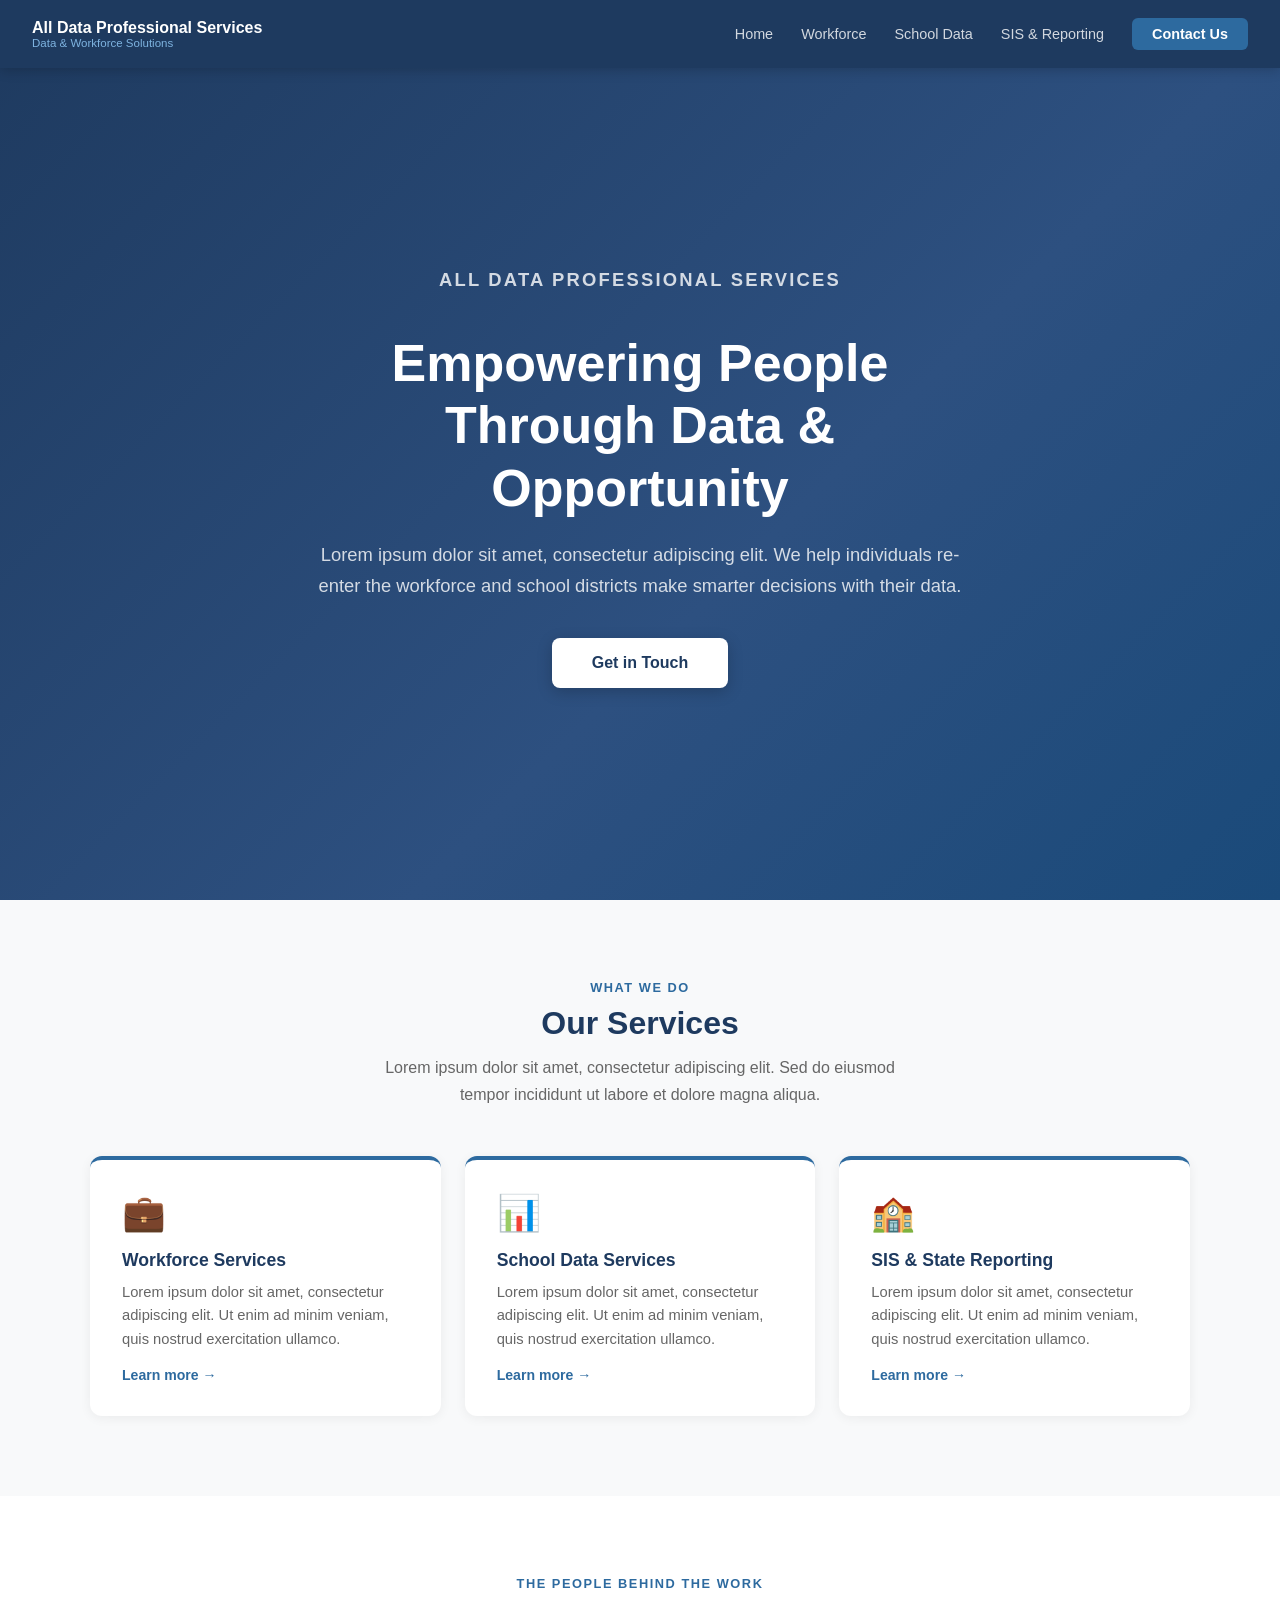
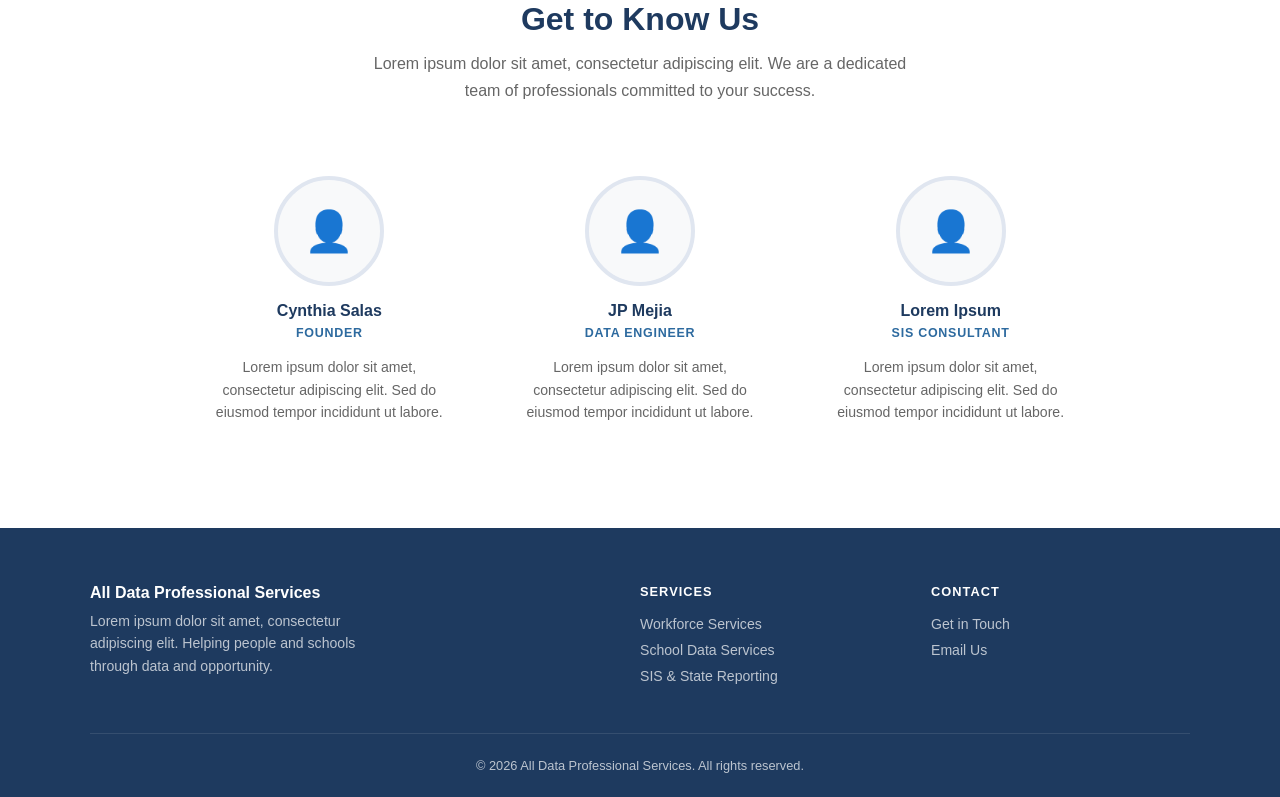
<file: index.html>
<!DOCTYPE html>
<html lang="en">
<head>
  <meta charset="UTF-8">
  <meta name="viewport" content="width=device-width, initial-scale=1.0">
  <title>All Data Professional Services</title>
  <link rel="stylesheet" href="styles.css">
</head>
<body>

  <!-- STICKY NAV -->
  <nav class="nav">
    <a href="index.html" class="nav-logo">
      All Data Professional Services
      <span>Data &amp; Workforce Solutions</span>
    </a>
    <ul class="nav-links">
      <li><a href="index.html">Home</a></li>
      <li><a href="workforce.html">Workforce</a></li>
      <li><a href="school-data.html">School Data</a></li>
      <li><a href="sis-reporting.html">SIS &amp; Reporting</a></li>
      <li><a href="contact.html" class="nav-cta">Contact Us</a></li>
    </ul>
  </nav>

  <!-- HERO -->
  <section class="hero">
    <div class="hero-content">
      <p class="hero-eyebrow">All Data Professional Services</p>
      <h1>Empowering People Through Data &amp; Opportunity</h1>
      <p>Lorem ipsum dolor sit amet, consectetur adipiscing elit. We help individuals re-enter the workforce and school districts make smarter decisions with their data.</p>
      <a href="contact.html" class="btn-hero">Get in Touch</a>
    </div>
  </section>

  <!-- SERVICES -->
  <section class="services">
    <p class="section-label">What We Do</p>
    <h2 class="section-title">Our Services</h2>
    <p class="section-sub">Lorem ipsum dolor sit amet, consectetur adipiscing elit. Sed do eiusmod tempor incididunt ut labore et dolore magna aliqua.</p>
    <div class="cards-grid">
      <a href="workforce.html" class="card">
        <div class="card-icon">💼</div>
        <h3>Workforce Services</h3>
        <p>Lorem ipsum dolor sit amet, consectetur adipiscing elit. Ut enim ad minim veniam, quis nostrud exercitation ullamco.</p>
        <span class="card-link">Learn more →</span>
      </a>
      <a href="school-data.html" class="card">
        <div class="card-icon">📊</div>
        <h3>School Data Services</h3>
        <p>Lorem ipsum dolor sit amet, consectetur adipiscing elit. Ut enim ad minim veniam, quis nostrud exercitation ullamco.</p>
        <span class="card-link">Learn more →</span>
      </a>
      <a href="sis-reporting.html" class="card">
        <div class="card-icon">🏫</div>
        <h3>SIS &amp; State Reporting</h3>
        <p>Lorem ipsum dolor sit amet, consectetur adipiscing elit. Ut enim ad minim veniam, quis nostrud exercitation ullamco.</p>
        <span class="card-link">Learn more →</span>
      </a>
    </div>
  </section>

  <!-- TEAM -->
  <section class="team">
    <p class="section-label">The People Behind the Work</p>
    <h2 class="section-title">Get to Know Us</h2>
    <p class="section-sub">Lorem ipsum dolor sit amet, consectetur adipiscing elit. We are a dedicated team of professionals committed to your success.</p>
    <div class="team-grid">
      <div class="team-card">
        <div class="team-photo">👤</div>
        <h3>Cynthia Salas</h3>
        <p class="title">Founder</p>
        <p>Lorem ipsum dolor sit amet, consectetur adipiscing elit. Sed do eiusmod tempor incididunt ut labore.</p>
      </div>
      <div class="team-card">
        <div class="team-photo">👤</div>
        <h3>JP Mejia</h3>
        <p class="title">Data Engineer</p>
        <p>Lorem ipsum dolor sit amet, consectetur adipiscing elit. Sed do eiusmod tempor incididunt ut labore.</p>
      </div>
      <div class="team-card">
        <div class="team-photo">👤</div>
        <h3>Lorem Ipsum</h3>
        <p class="title">SIS Consultant</p>
        <p>Lorem ipsum dolor sit amet, consectetur adipiscing elit. Sed do eiusmod tempor incididunt ut labore.</p>
      </div>
    </div>
  </section>

  <!-- FOOTER -->
  <footer class="footer">
    <div class="footer-inner">
      <div class="footer-brand">
        <h3>All Data Professional Services</h3>
        <p>Lorem ipsum dolor sit amet, consectetur adipiscing elit. Helping people and schools through data and opportunity.</p>
      </div>
      <div class="footer-col">
        <h4>Services</h4>
        <ul>
          <li><a href="workforce.html">Workforce Services</a></li>
          <li><a href="school-data.html">School Data Services</a></li>
          <li><a href="sis-reporting.html">SIS &amp; State Reporting</a></li>
        </ul>
      </div>
      <div class="footer-col">
        <h4>Contact</h4>
        <ul>
          <li><a href="contact.html">Get in Touch</a></li>
          <li><a href="mailto:paulo.j.mejia@gmail.com">Email Us</a></li>
        </ul>
      </div>
    </div>
    <div class="footer-bottom">
      &copy; 2026 All Data Professional Services. All rights reserved.
    </div>
  </footer>

</body>
</html>
</file>
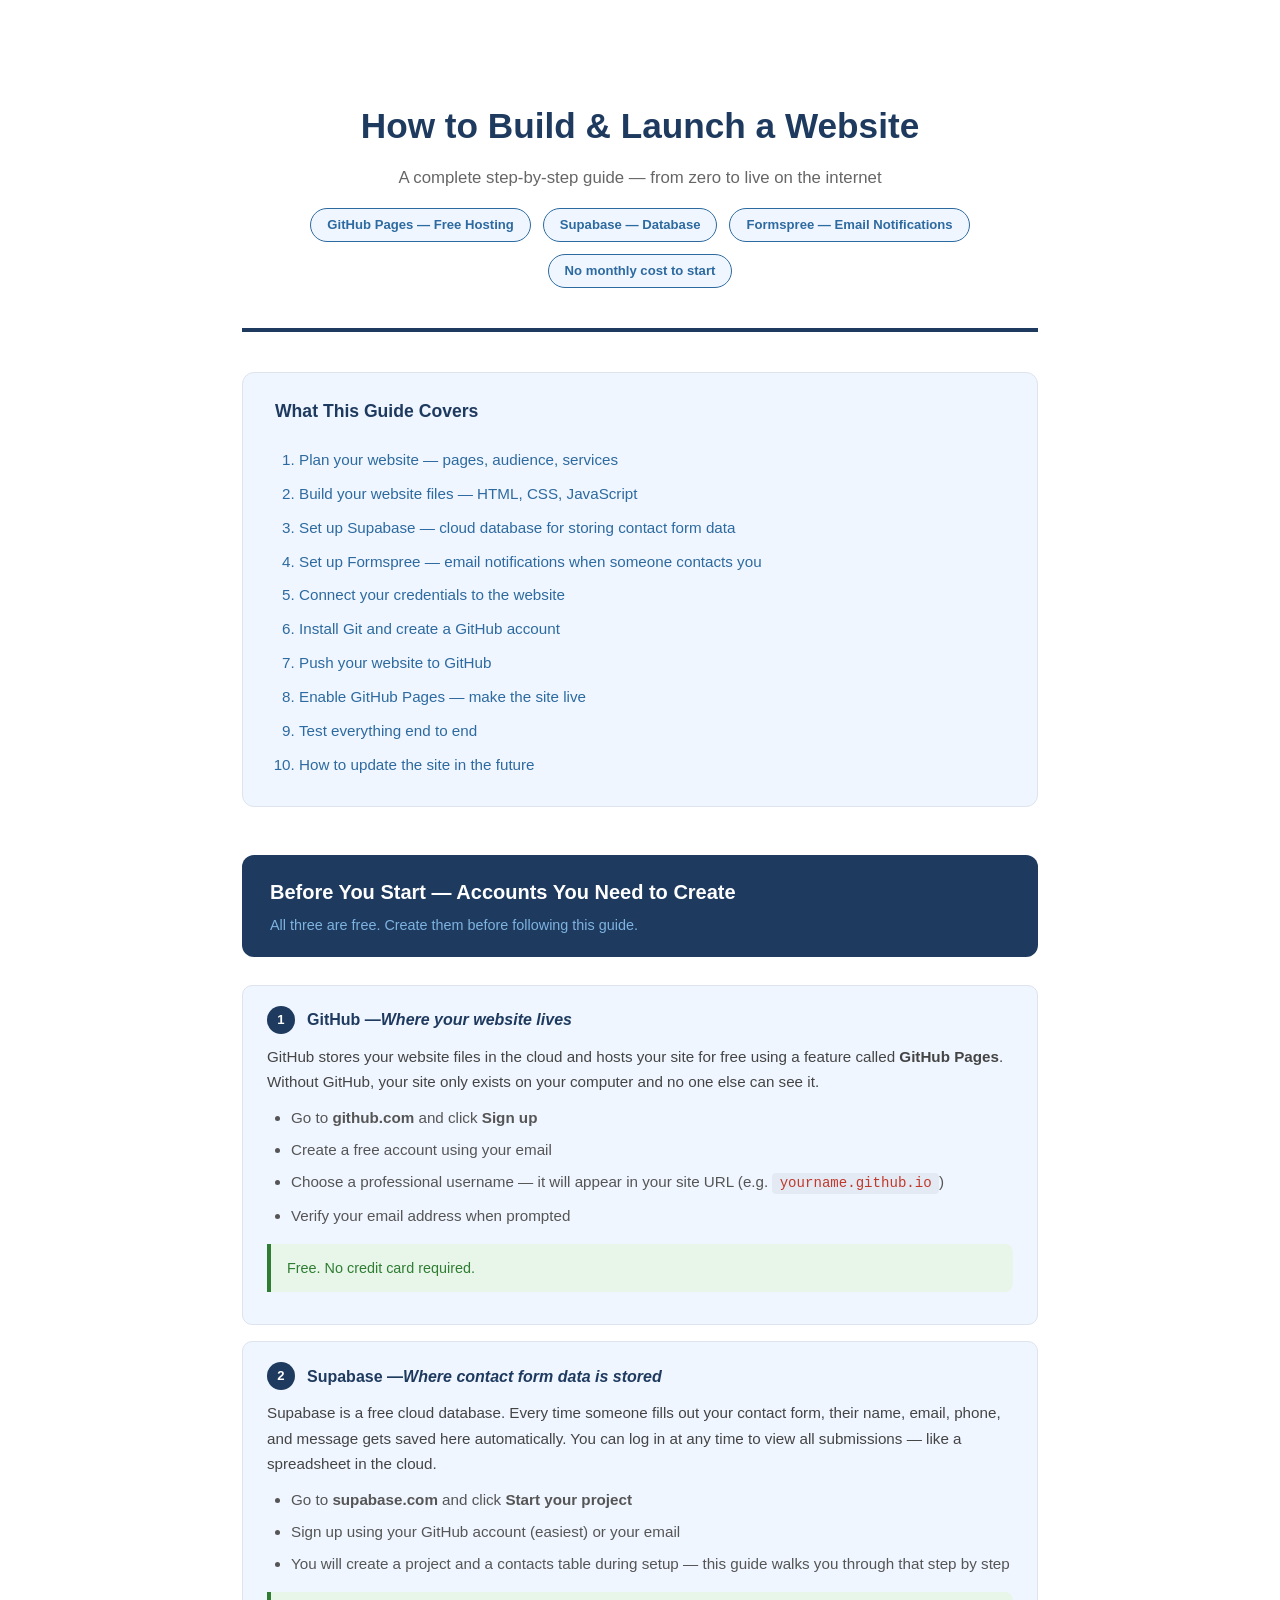
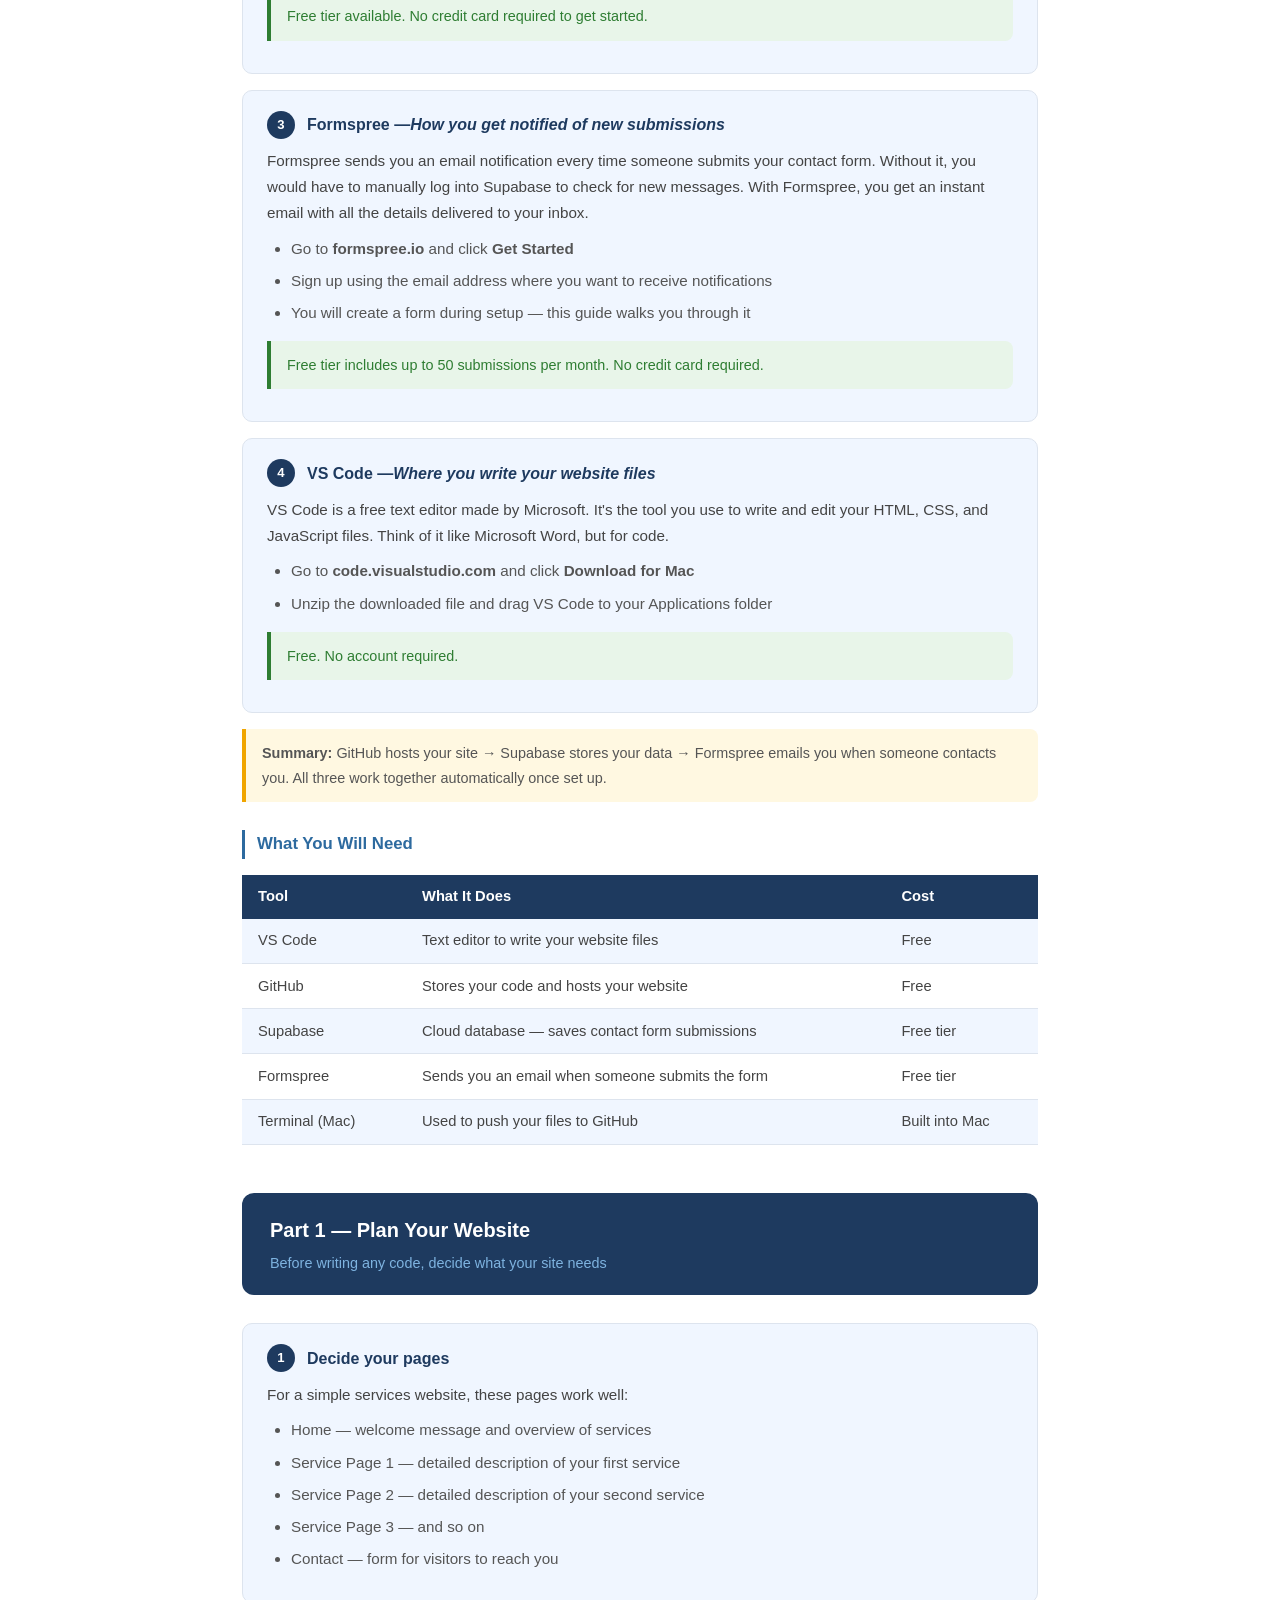
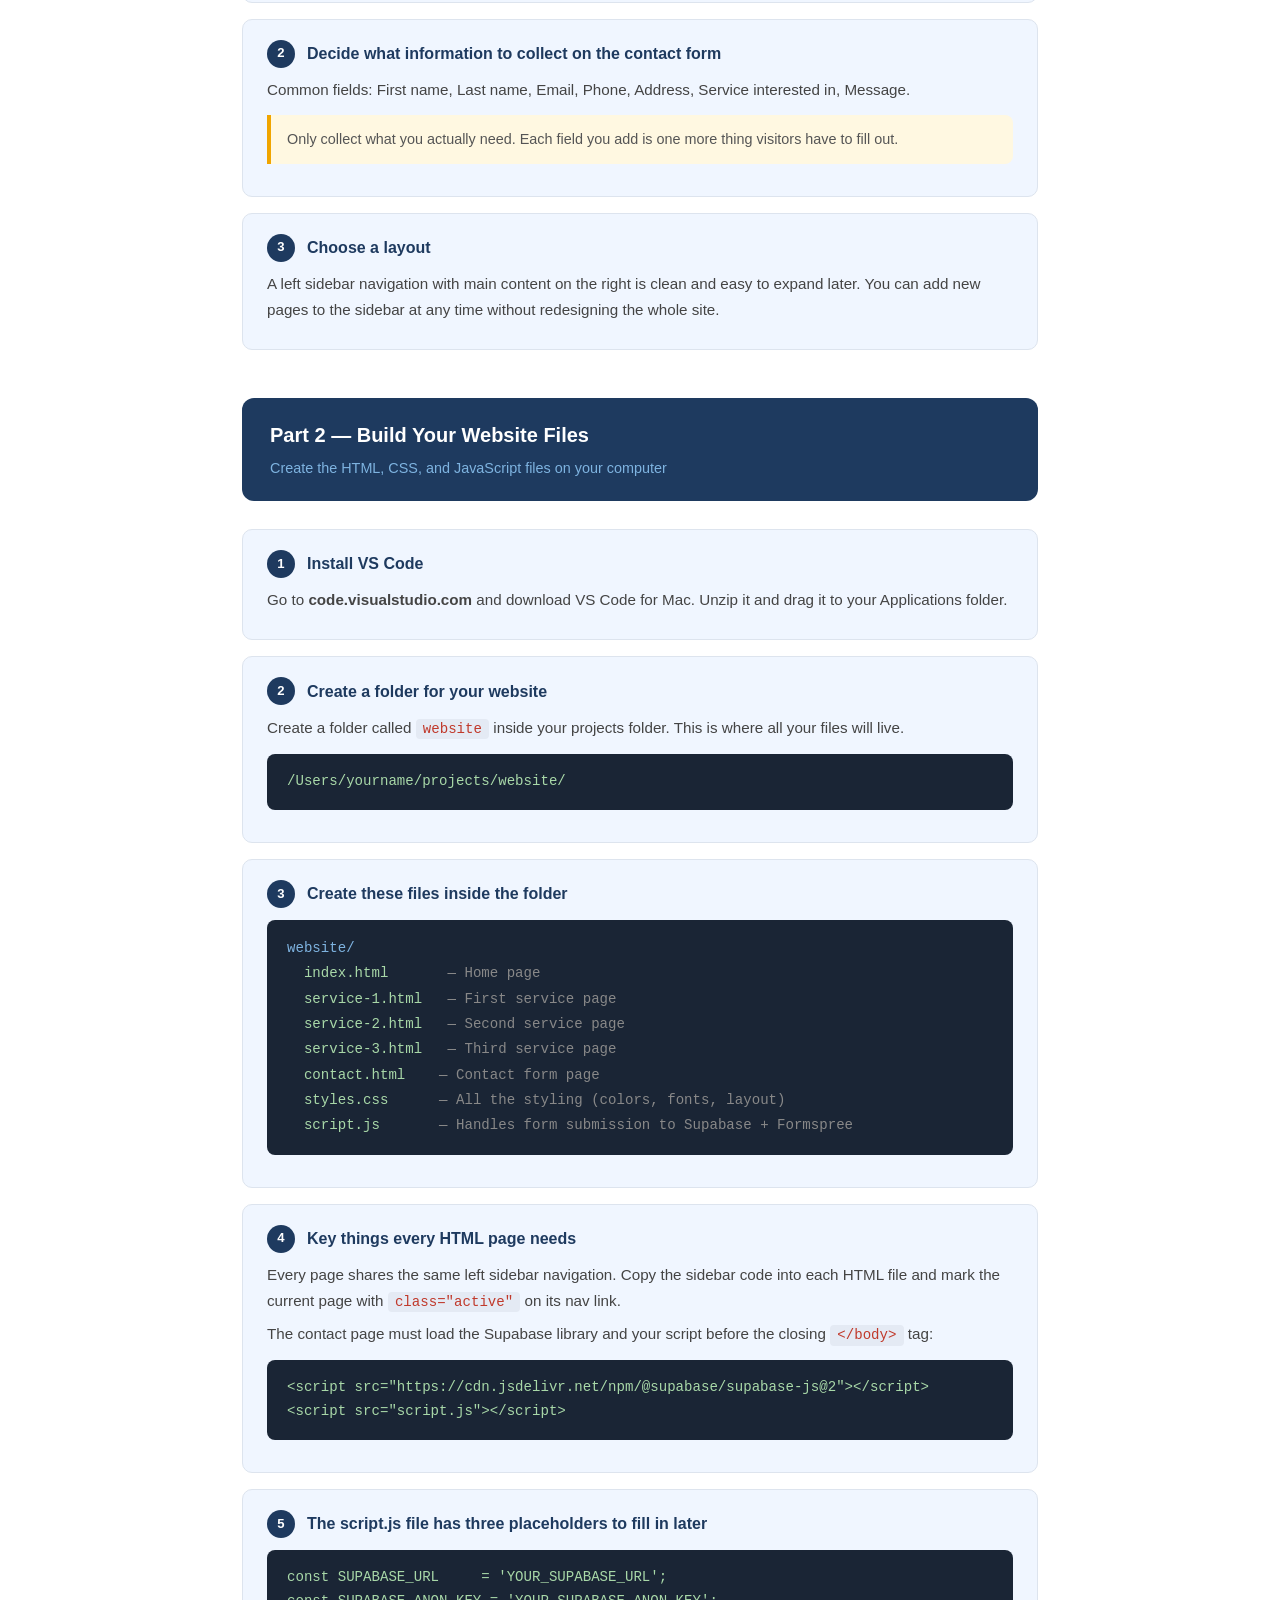
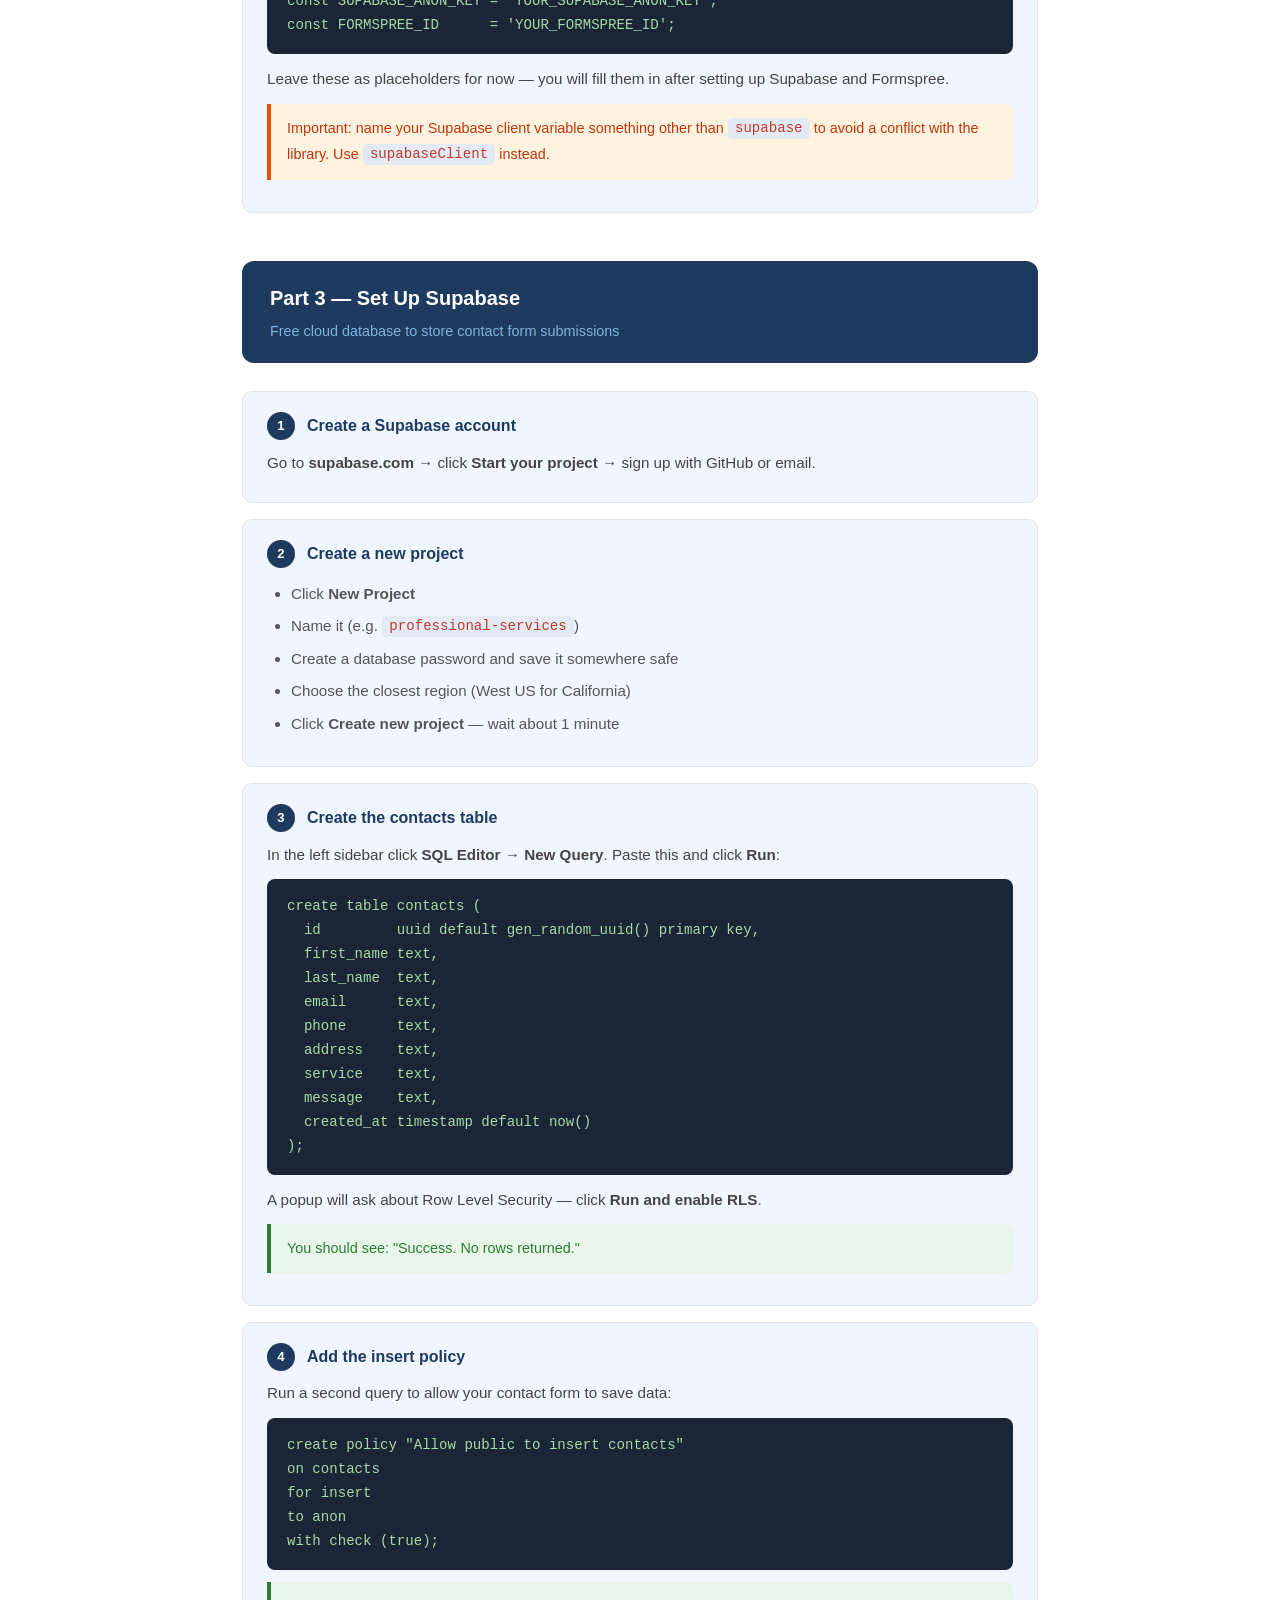
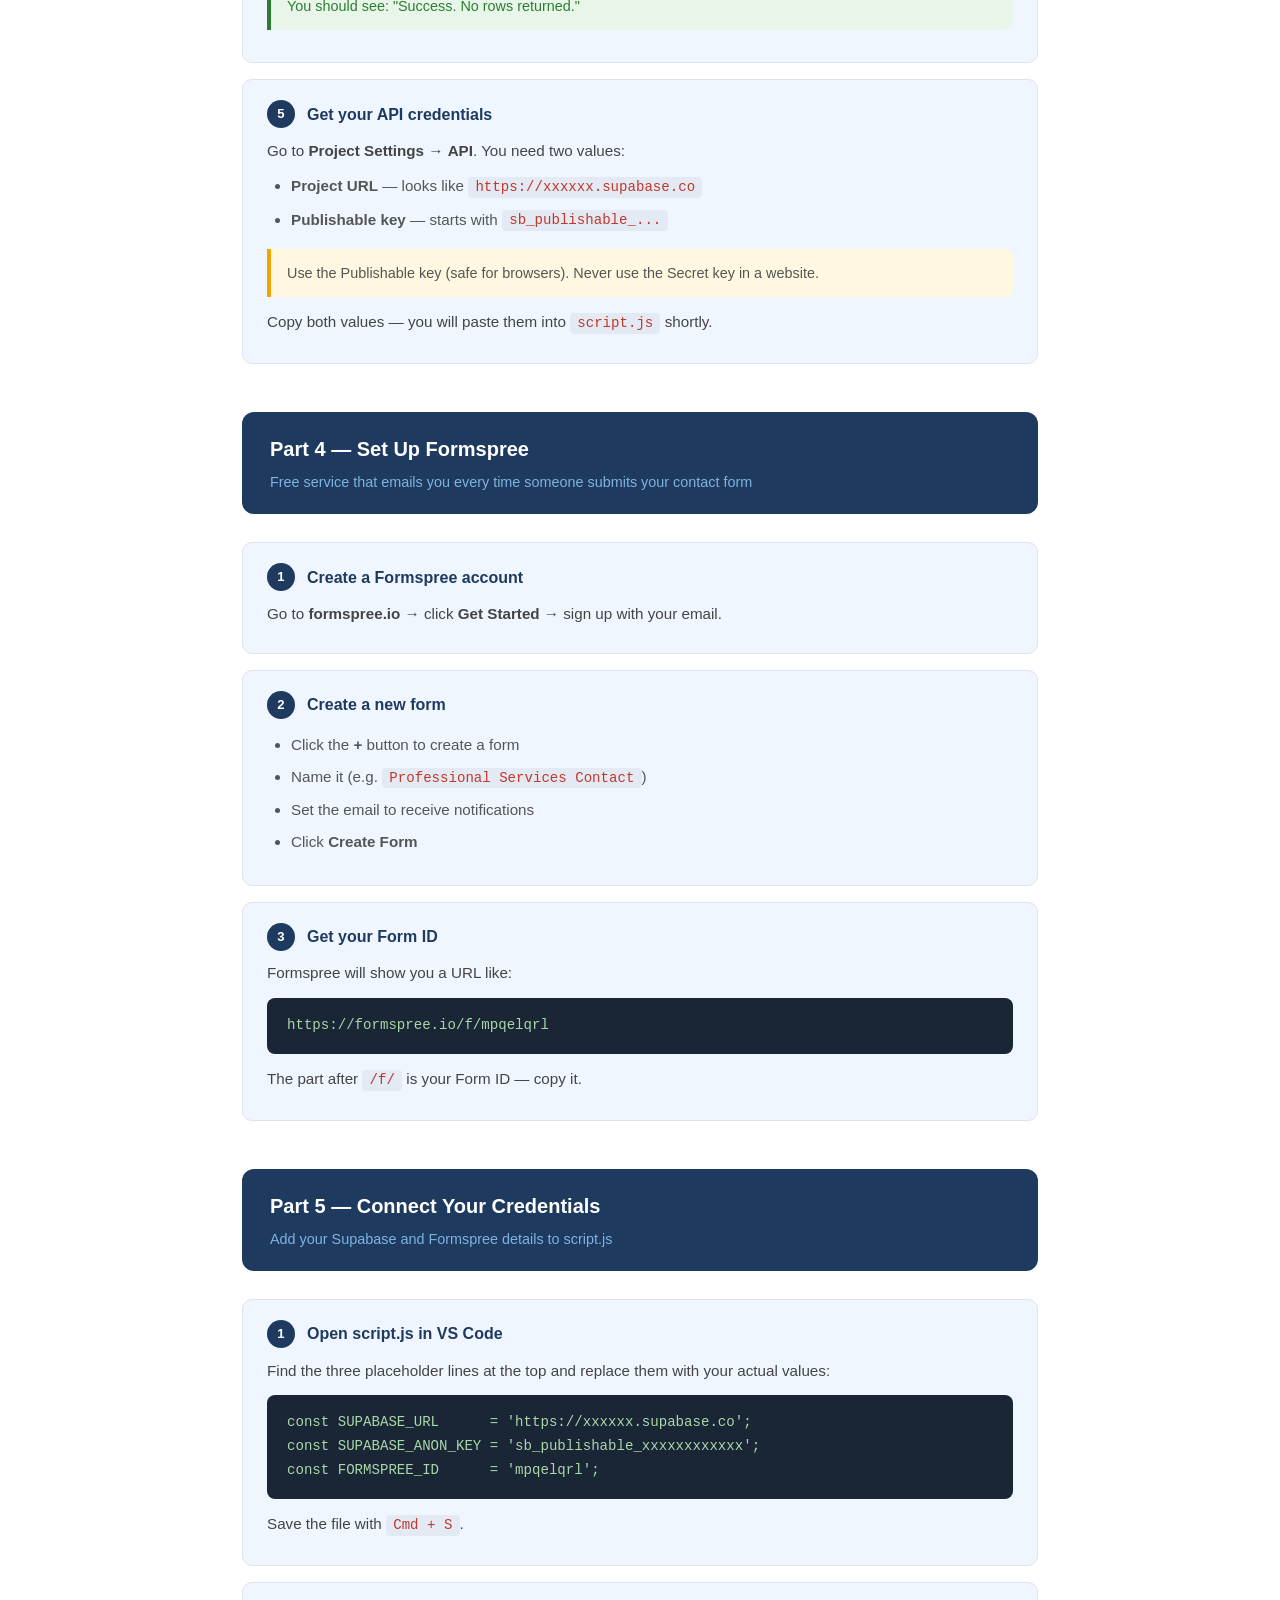
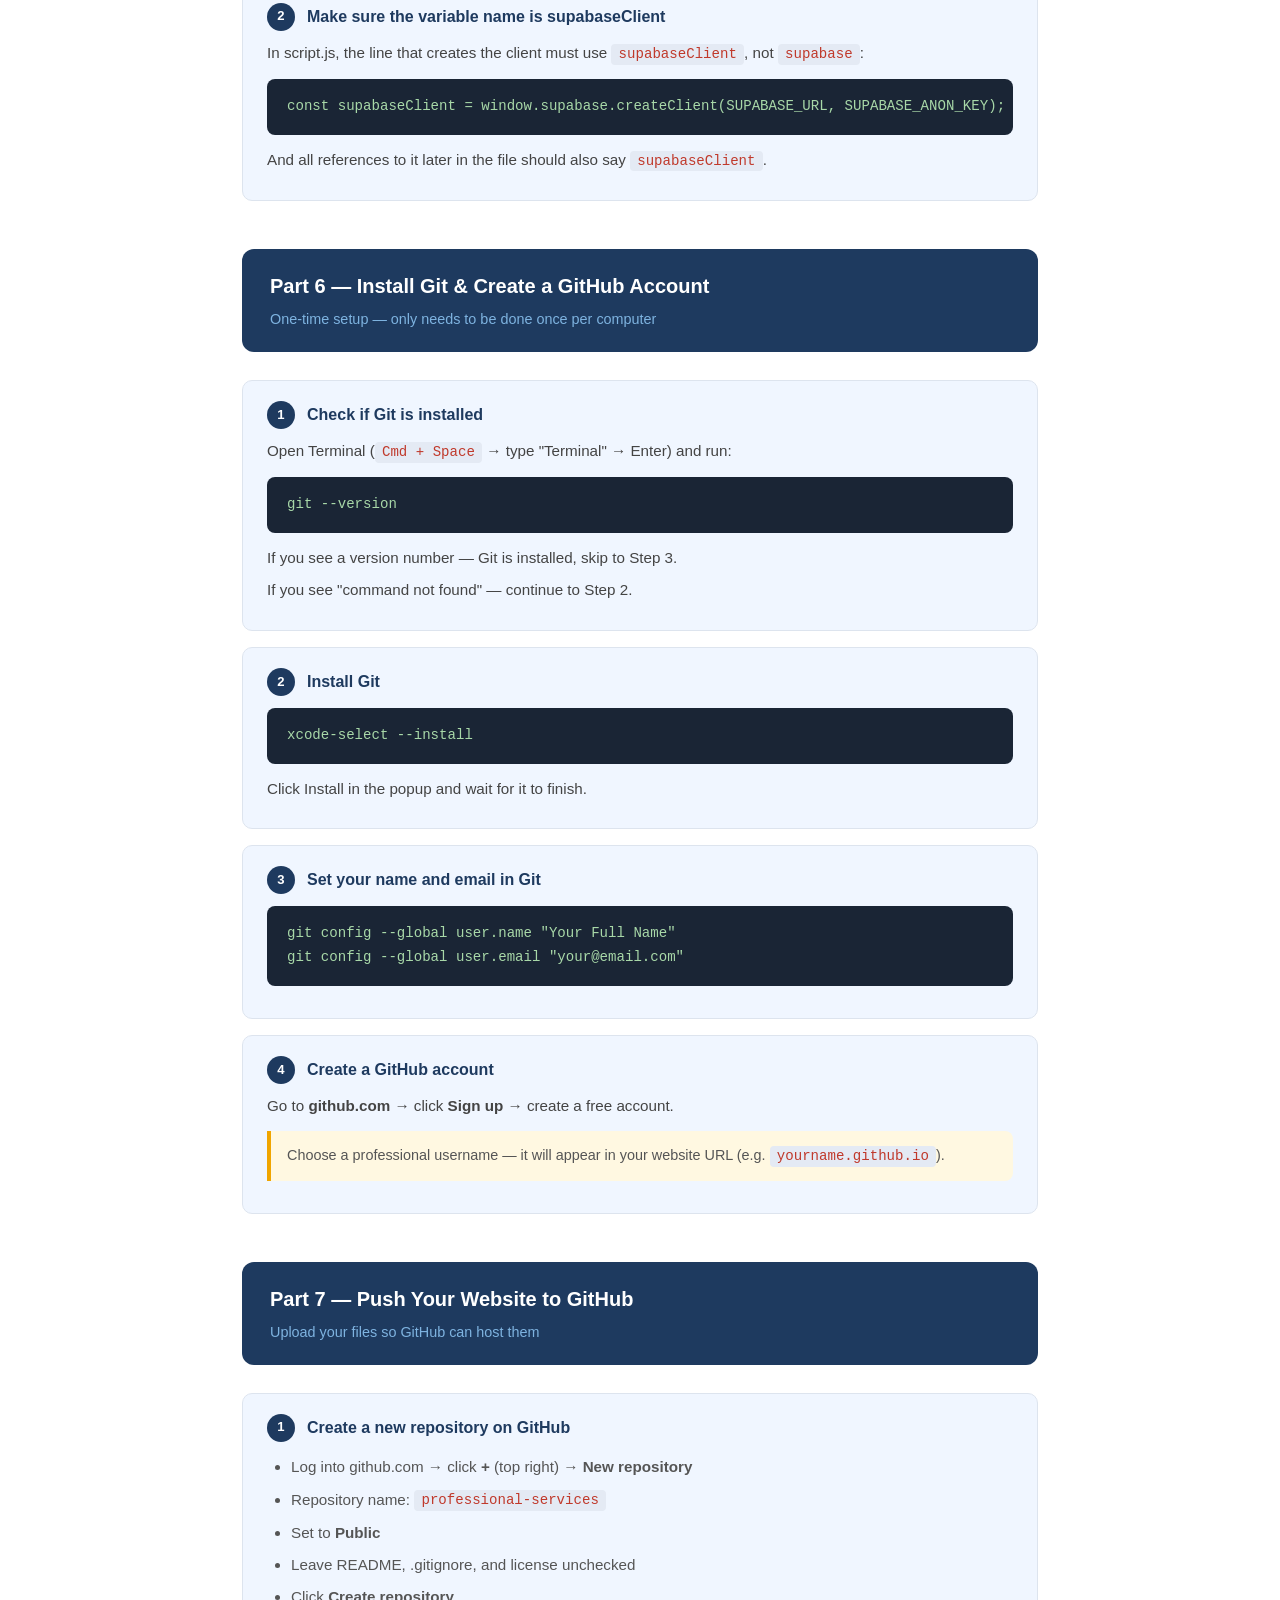
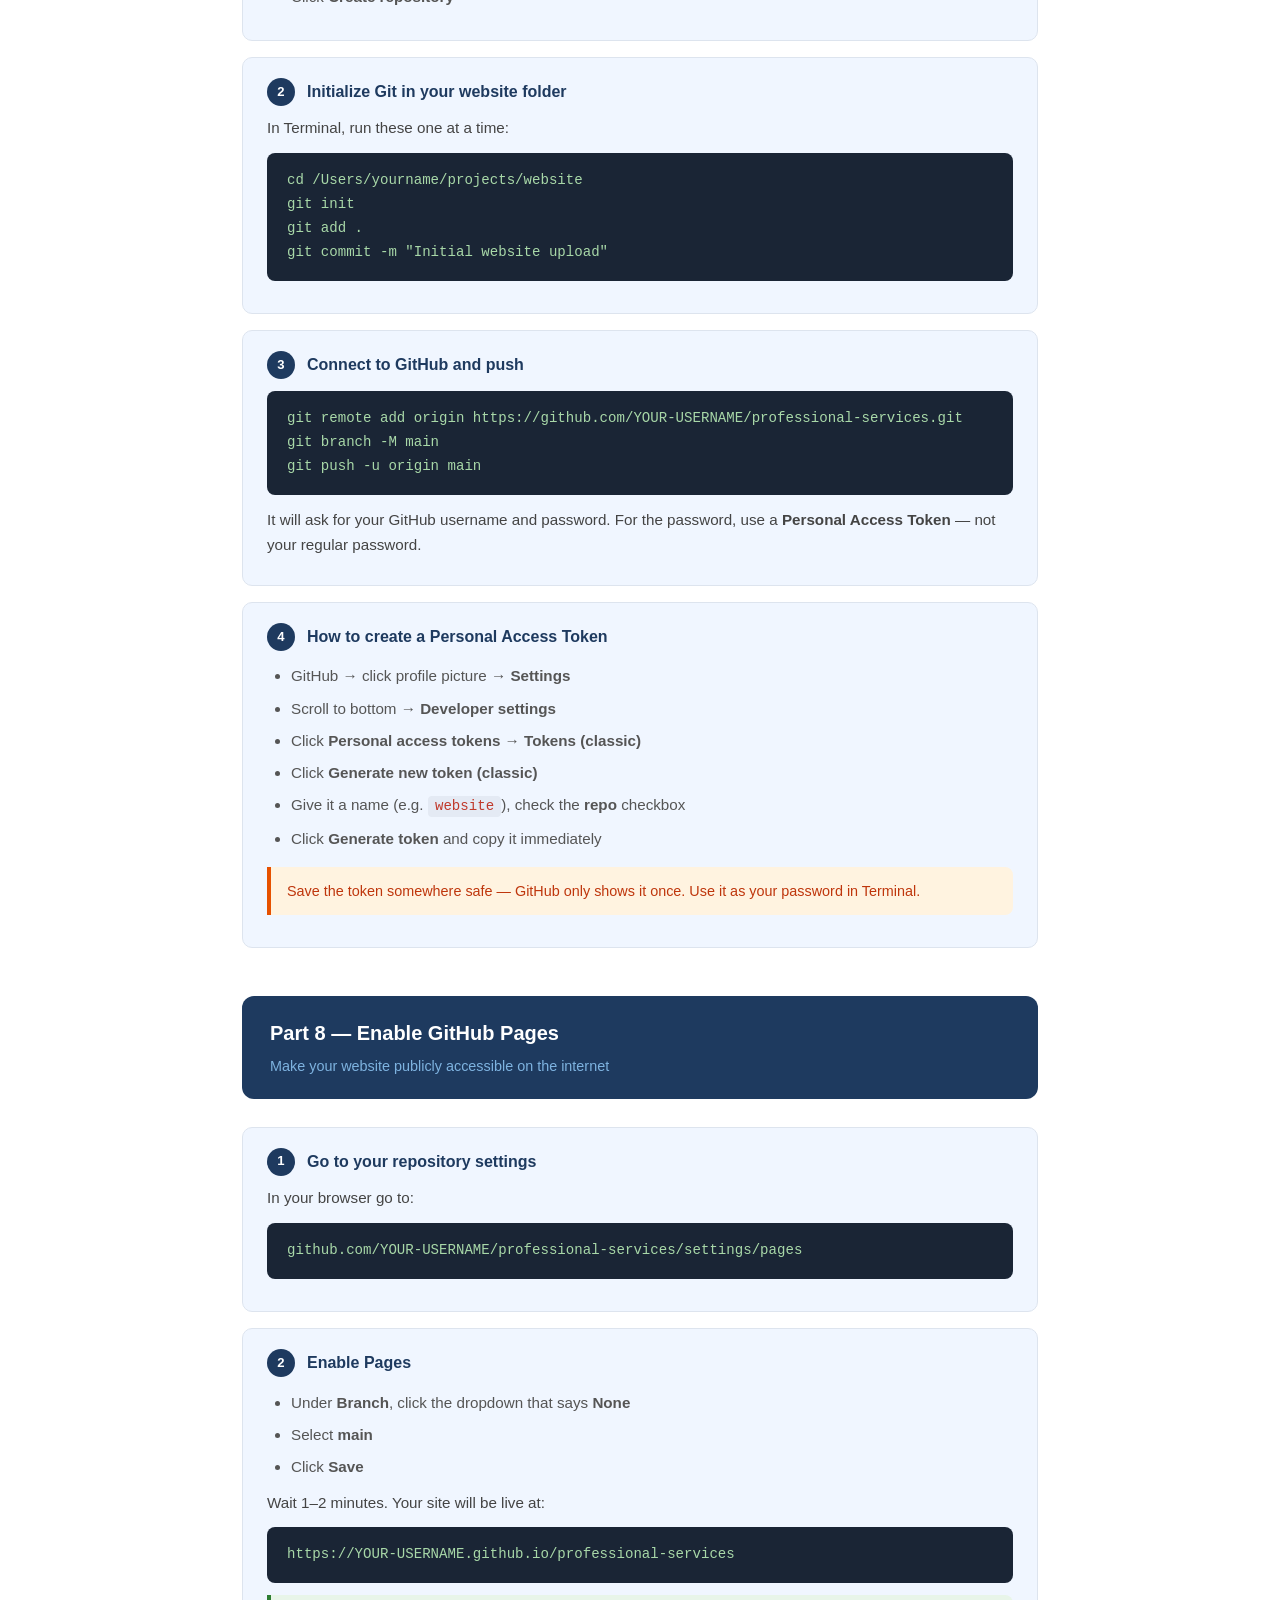
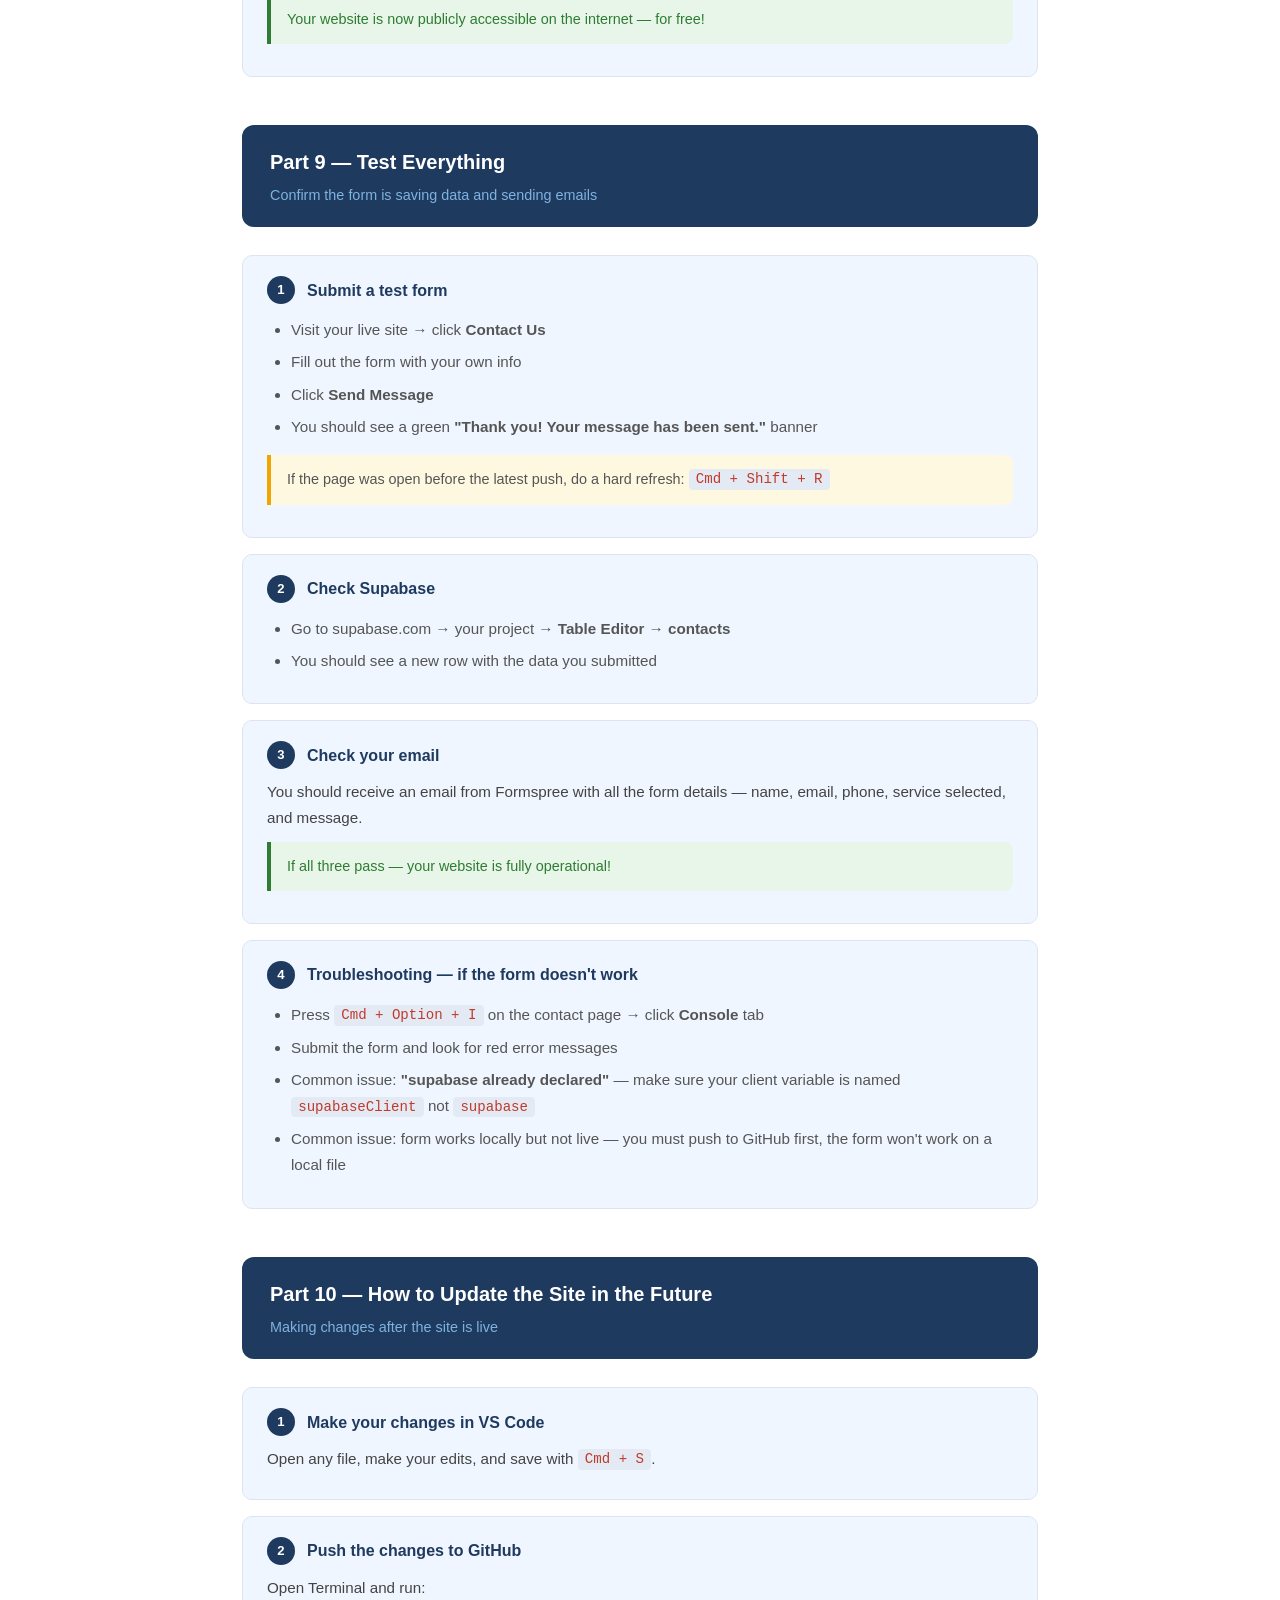
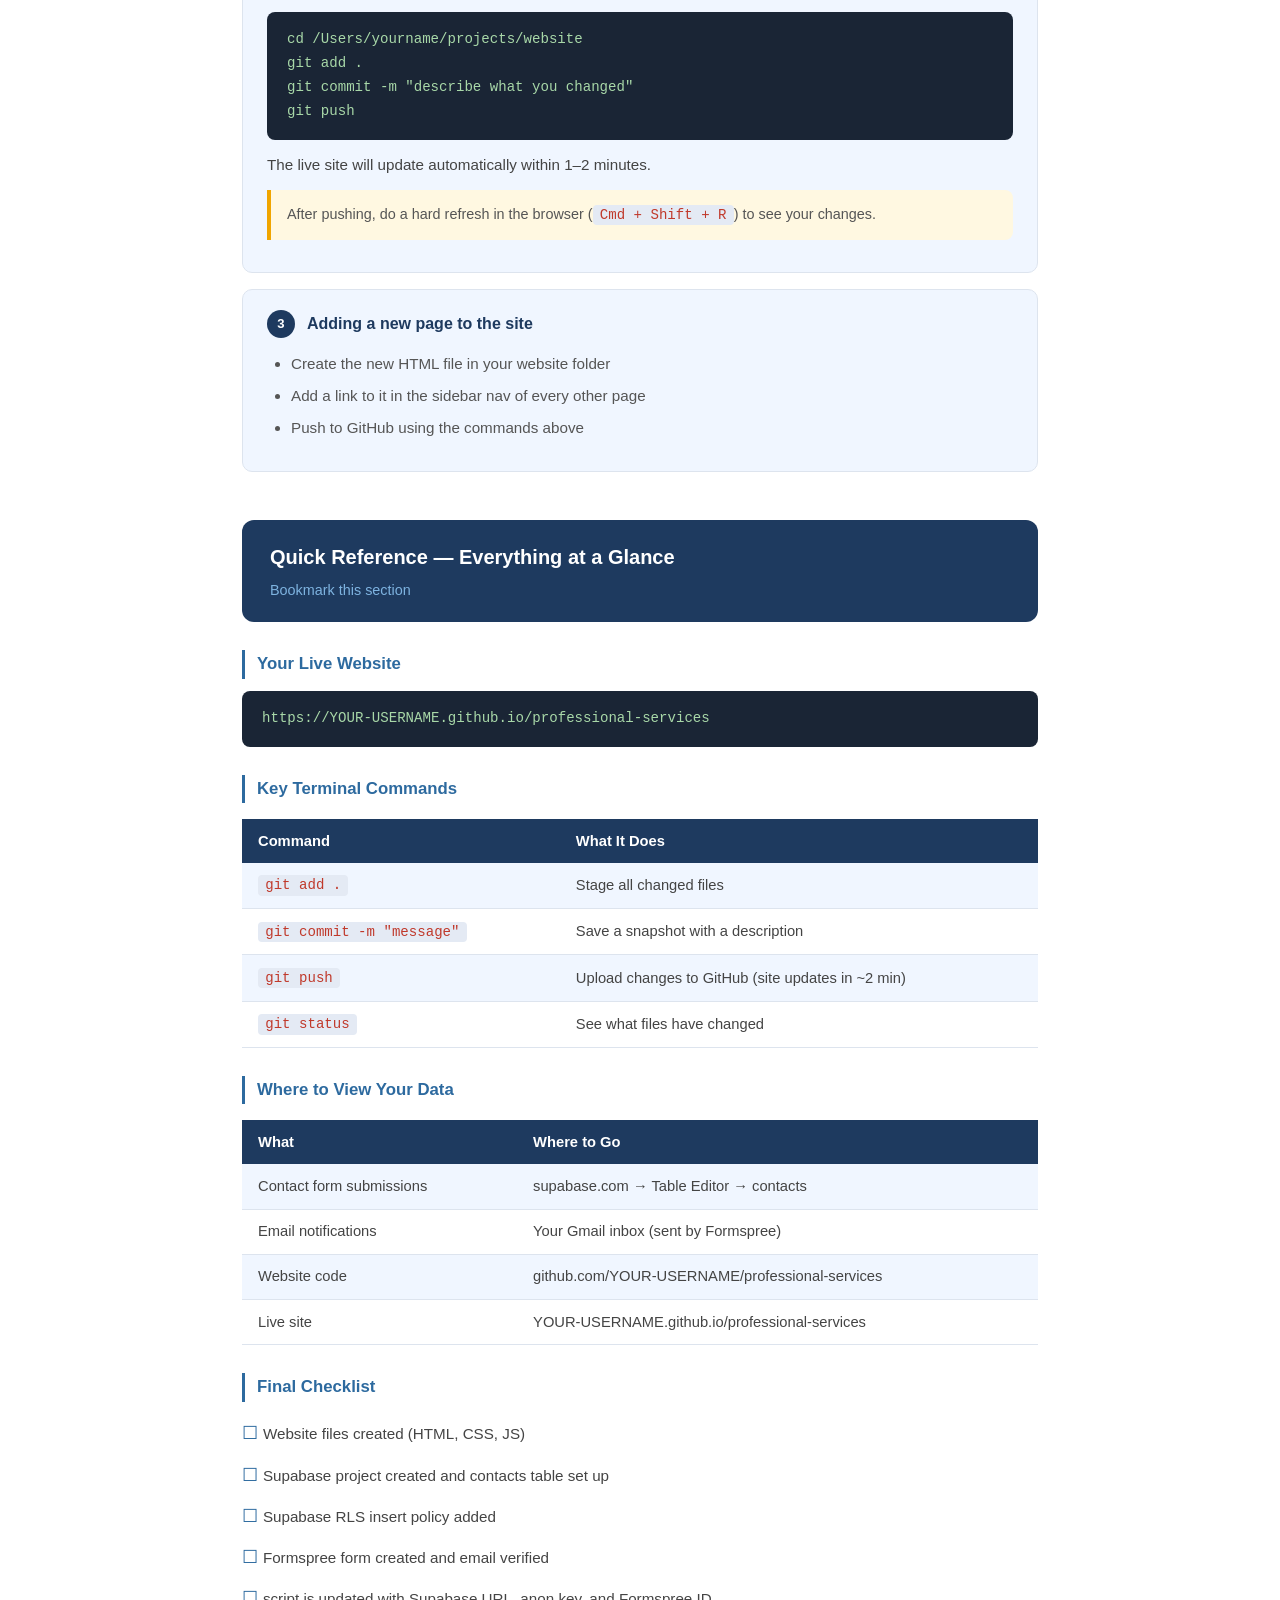
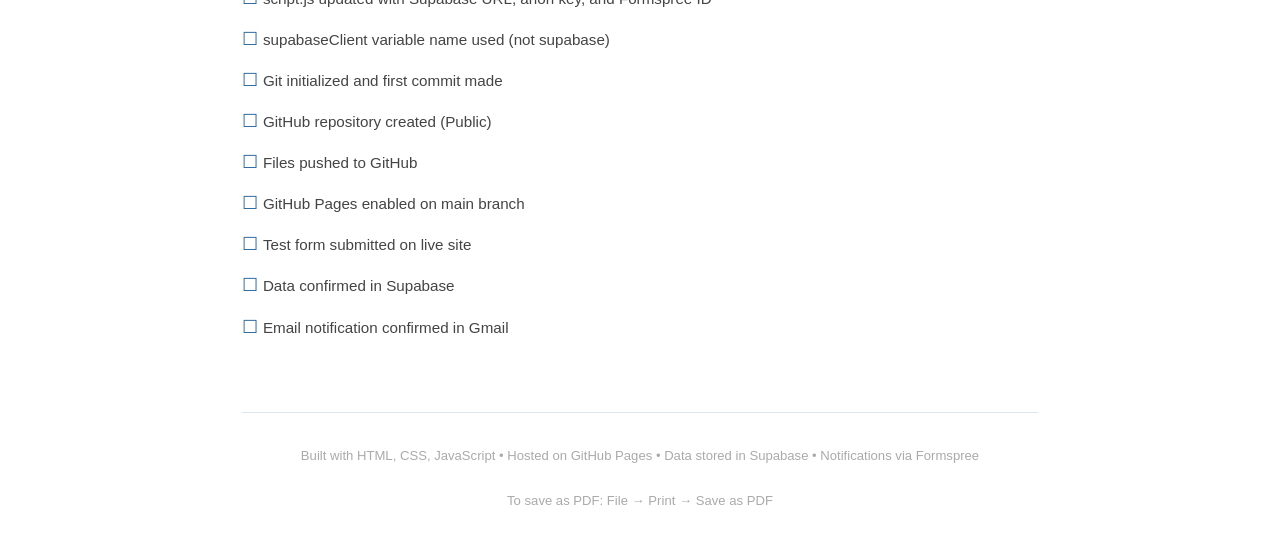
<file: full-build-guide.html>
<!DOCTYPE html>
<html lang="en">
<head>
  <meta charset="UTF-8">
  <meta name="viewport" content="width=device-width, initial-scale=1.0">
  <title>How to Build & Launch a Website — Full Guide</title>
  <style>
    :root {
      --navy: #1e3a5f;
      --blue: #2d6a9f;
      --light: #f0f6ff;
      --green: #2e7d32;
      --green-bg: #e8f5e9;
      --yellow-bg: #fff8e1;
      --yellow: #f0a500;
      --border: #dde4ee;
      --text: #333;
    }

    * { margin: 0; padding: 0; box-sizing: border-box; }

    body {
      font-family: 'Segoe UI', sans-serif;
      color: var(--text);
      background: #fff;
      max-width: 860px;
      margin: 0 auto;
      padding: 3rem 2rem;
      line-height: 1.7;
      font-size: 15px;
    }

    /* Cover */
    .cover {
      text-align: center;
      padding: 3rem 0 2.5rem;
      border-bottom: 4px solid var(--navy);
      margin-bottom: 2.5rem;
    }
    .cover h1 { font-size: 2.2rem; color: var(--navy); margin-bottom: 0.5rem; }
    .cover .subtitle { color: #666; font-size: 1.05rem; margin-bottom: 1rem; }
    .cover .badges { display: flex; gap: 0.75rem; justify-content: center; flex-wrap: wrap; margin-top: 1rem; }
    .badge {
      display: inline-block;
      background: var(--light);
      color: var(--blue);
      border: 1px solid var(--blue);
      border-radius: 20px;
      padding: 0.3rem 1rem;
      font-size: 0.82rem;
      font-weight: 600;
    }

    /* Table of contents */
    .toc {
      background: var(--light);
      border: 1px solid var(--border);
      border-radius: 12px;
      padding: 1.5rem 2rem;
      margin-bottom: 2.5rem;
    }
    .toc h2 { color: var(--navy); margin-bottom: 1rem; font-size: 1.1rem; }
    .toc ol { padding-left: 1.5rem; }
    .toc li { padding: 0.25rem 0; color: var(--blue); font-size: 0.95rem; }

    /* Part headers */
    .part {
      background: var(--navy);
      color: #fff;
      border-radius: 12px;
      padding: 1.25rem 1.75rem;
      margin: 3rem 0 1.75rem;
    }
    .part h2 { font-size: 1.25rem; margin-bottom: 0.25rem; }
    .part .part-sub { color: #7eb3e0; font-size: 0.9rem; }

    /* Section headers */
    h3 {
      color: var(--blue);
      font-size: 1.05rem;
      margin: 1.75rem 0 0.75rem;
      padding-left: 0.75rem;
      border-left: 3px solid var(--blue);
    }

    p { color: #444; margin-bottom: 0.75rem; }

    /* Steps */
    .step {
      background: var(--light);
      border: 1px solid var(--border);
      border-radius: 10px;
      padding: 1.25rem 1.5rem;
      margin-bottom: 1rem;
    }
    .step-title {
      display: flex;
      align-items: center;
      font-weight: 600;
      color: var(--navy);
      font-size: 1rem;
      margin-bottom: 0.6rem;
    }
    .num {
      display: inline-flex;
      align-items: center;
      justify-content: center;
      background: var(--navy);
      color: #fff;
      width: 28px;
      height: 28px;
      border-radius: 50%;
      font-size: 0.82rem;
      font-weight: bold;
      margin-right: 0.75rem;
      flex-shrink: 0;
    }
    .step p { margin-bottom: 0.4rem; font-size: 0.95rem; }
    .step ul { padding-left: 1.5rem; margin: 0.4rem 0; }
    .step ul li { color: #555; font-size: 0.95rem; padding: 0.2rem 0; }

    /* Code */
    code {
      background: #e4eaf4;
      color: #c0392b;
      padding: 0.15rem 0.45rem;
      border-radius: 4px;
      font-family: 'Courier New', monospace;
      font-size: 0.88rem;
    }
    pre {
      background: #1a2535;
      color: #a8d8a8;
      padding: 1rem 1.25rem;
      border-radius: 8px;
      font-family: 'Courier New', monospace;
      font-size: 0.88rem;
      overflow-x: auto;
      margin: 0.75rem 0;
      line-height: 1.7;
    }

    /* Callouts */
    .note {
      background: var(--yellow-bg);
      border-left: 4px solid var(--yellow);
      padding: 0.75rem 1rem;
      border-radius: 0 8px 8px 0;
      margin: 0.75rem 0;
      font-size: 0.9rem;
      color: #555;
    }
    .success {
      background: var(--green-bg);
      border-left: 4px solid var(--green);
      padding: 0.75rem 1rem;
      border-radius: 0 8px 8px 0;
      margin: 0.75rem 0;
      font-size: 0.9rem;
      color: var(--green);
      font-weight: 500;
    }
    .warning {
      background: #fff3e0;
      border-left: 4px solid #e65100;
      padding: 0.75rem 1rem;
      border-radius: 0 8px 8px 0;
      margin: 0.75rem 0;
      font-size: 0.9rem;
      color: #bf360c;
    }

    /* File list */
    .file-list {
      background: #1a2535;
      color: #cdd9e5;
      border-radius: 8px;
      padding: 1rem 1.25rem;
      font-family: 'Courier New', monospace;
      font-size: 0.88rem;
      line-height: 1.8;
      margin: 0.75rem 0;
    }
    .file-list .folder { color: #7eb3e0; }
    .file-list .file { color: #a8d8a8; }
    .file-list .desc { color: #888; }

    /* Summary table */
    table {
      width: 100%;
      border-collapse: collapse;
      margin: 1rem 0;
      font-size: 0.92rem;
    }
    th {
      background: var(--navy);
      color: #fff;
      padding: 0.6rem 1rem;
      text-align: left;
    }
    td {
      padding: 0.6rem 1rem;
      border-bottom: 1px solid var(--border);
      color: #444;
    }
    tr:nth-child(even) td { background: var(--light); }

    /* Footer */
    .footer {
      text-align: center;
      margin-top: 4rem;
      padding-top: 2rem;
      border-top: 1px solid var(--border);
      color: #aaa;
      font-size: 0.82rem;
    }

    /* Checklist */
    .checklist { list-style: none; padding: 0; margin: 0.5rem 0; }
    .checklist li {
      padding: 0.35rem 0;
      color: #444;
      font-size: 0.95rem;
    }
    .checklist li::before { content: "☐ "; color: var(--blue); font-size: 1.1rem; }

    @media print {
      .part { break-before: page; }
      pre { white-space: pre-wrap; word-break: break-all; }
      body { padding: 1rem; }
    }
  </style>
</head>
<body>

<!-- COVER -->
<div class="cover">
  <h1>How to Build &amp; Launch a Website</h1>
  <p class="subtitle">A complete step-by-step guide — from zero to live on the internet</p>
  <div class="badges">
    <span class="badge">GitHub Pages — Free Hosting</span>
    <span class="badge">Supabase — Database</span>
    <span class="badge">Formspree — Email Notifications</span>
    <span class="badge">No monthly cost to start</span>
  </div>
</div>

<!-- TABLE OF CONTENTS -->
<div class="toc">
  <h2>What This Guide Covers</h2>
  <ol>
    <li>Plan your website — pages, audience, services</li>
    <li>Build your website files — HTML, CSS, JavaScript</li>
    <li>Set up Supabase — cloud database for storing contact form data</li>
    <li>Set up Formspree — email notifications when someone contacts you</li>
    <li>Connect your credentials to the website</li>
    <li>Install Git and create a GitHub account</li>
    <li>Push your website to GitHub</li>
    <li>Enable GitHub Pages — make the site live</li>
    <li>Test everything end to end</li>
    <li>How to update the site in the future</li>
  </ol>
</div>

<!-- ACCOUNTS NEEDED -->
<div class="part">
  <h2>Before You Start — Accounts You Need to Create</h2>
  <div class="part-sub">All three are free. Create them before following this guide.</div>
</div>

<div class="step">
  <div class="step-title"><span class="num">1</span> GitHub — <em>Where your website lives</em></div>
  <p>GitHub stores your website files in the cloud and hosts your site for free using a feature called <strong>GitHub Pages</strong>. Without GitHub, your site only exists on your computer and no one else can see it.</p>
  <ul>
    <li>Go to <strong>github.com</strong> and click <strong>Sign up</strong></li>
    <li>Create a free account using your email</li>
    <li>Choose a professional username — it will appear in your site URL (e.g. <code>yourname.github.io</code>)</li>
    <li>Verify your email address when prompted</li>
  </ul>
  <div class="success">Free. No credit card required.</div>
</div>

<div class="step">
  <div class="step-title"><span class="num">2</span> Supabase — <em>Where contact form data is stored</em></div>
  <p>Supabase is a free cloud database. Every time someone fills out your contact form, their name, email, phone, and message gets saved here automatically. You can log in at any time to view all submissions — like a spreadsheet in the cloud.</p>
  <ul>
    <li>Go to <strong>supabase.com</strong> and click <strong>Start your project</strong></li>
    <li>Sign up using your GitHub account (easiest) or your email</li>
    <li>You will create a project and a contacts table during setup — this guide walks you through that step by step</li>
  </ul>
  <div class="success">Free tier available. No credit card required to get started.</div>
</div>

<div class="step">
  <div class="step-title"><span class="num">3</span> Formspree — <em>How you get notified of new submissions</em></div>
  <p>Formspree sends you an email notification every time someone submits your contact form. Without it, you would have to manually log into Supabase to check for new messages. With Formspree, you get an instant email with all the details delivered to your inbox.</p>
  <ul>
    <li>Go to <strong>formspree.io</strong> and click <strong>Get Started</strong></li>
    <li>Sign up using the email address where you want to receive notifications</li>
    <li>You will create a form during setup — this guide walks you through it</li>
  </ul>
  <div class="success">Free tier includes up to 50 submissions per month. No credit card required.</div>
</div>

<div class="step">
  <div class="step-title"><span class="num">4</span> VS Code — <em>Where you write your website files</em></div>
  <p>VS Code is a free text editor made by Microsoft. It's the tool you use to write and edit your HTML, CSS, and JavaScript files. Think of it like Microsoft Word, but for code.</p>
  <ul>
    <li>Go to <strong>code.visualstudio.com</strong> and click <strong>Download for Mac</strong></li>
    <li>Unzip the downloaded file and drag VS Code to your Applications folder</li>
  </ul>
  <div class="success">Free. No account required.</div>
</div>

<div class="note">
  <strong>Summary:</strong> GitHub hosts your site → Supabase stores your data → Formspree emails you when someone contacts you. All three work together automatically once set up.
</div>

<!-- OVERVIEW -->
<h3>What You Will Need</h3>
<table>
  <tr><th>Tool</th><th>What It Does</th><th>Cost</th></tr>
  <tr><td>VS Code</td><td>Text editor to write your website files</td><td>Free</td></tr>
  <tr><td>GitHub</td><td>Stores your code and hosts your website</td><td>Free</td></tr>
  <tr><td>Supabase</td><td>Cloud database — saves contact form submissions</td><td>Free tier</td></tr>
  <tr><td>Formspree</td><td>Sends you an email when someone submits the form</td><td>Free tier</td></tr>
  <tr><td>Terminal (Mac)</td><td>Used to push your files to GitHub</td><td>Built into Mac</td></tr>
</table>

<!-- ══════════════════════════════════════════ -->
<div class="part">
  <h2>Part 1 — Plan Your Website</h2>
  <div class="part-sub">Before writing any code, decide what your site needs</div>
</div>

<div class="step">
  <div class="step-title"><span class="num">1</span> Decide your pages</div>
  <p>For a simple services website, these pages work well:</p>
  <ul>
    <li>Home — welcome message and overview of services</li>
    <li>Service Page 1 — detailed description of your first service</li>
    <li>Service Page 2 — detailed description of your second service</li>
    <li>Service Page 3 — and so on</li>
    <li>Contact — form for visitors to reach you</li>
  </ul>
</div>

<div class="step">
  <div class="step-title"><span class="num">2</span> Decide what information to collect on the contact form</div>
  <p>Common fields: First name, Last name, Email, Phone, Address, Service interested in, Message.</p>
  <div class="note">Only collect what you actually need. Each field you add is one more thing visitors have to fill out.</div>
</div>

<div class="step">
  <div class="step-title"><span class="num">3</span> Choose a layout</div>
  <p>A left sidebar navigation with main content on the right is clean and easy to expand later. You can add new pages to the sidebar at any time without redesigning the whole site.</p>
</div>

<!-- ══════════════════════════════════════════ -->
<div class="part">
  <h2>Part 2 — Build Your Website Files</h2>
  <div class="part-sub">Create the HTML, CSS, and JavaScript files on your computer</div>
</div>

<div class="step">
  <div class="step-title"><span class="num">1</span> Install VS Code</div>
  <p>Go to <strong>code.visualstudio.com</strong> and download VS Code for Mac. Unzip it and drag it to your Applications folder.</p>
</div>

<div class="step">
  <div class="step-title"><span class="num">2</span> Create a folder for your website</div>
  <p>Create a folder called <code>website</code> inside your projects folder. This is where all your files will live.</p>
  <pre>/Users/yourname/projects/website/</pre>
</div>

<div class="step">
  <div class="step-title"><span class="num">3</span> Create these files inside the folder</div>
  <div class="file-list">
    <span class="folder">website/</span><br>
    &nbsp;&nbsp;<span class="file">index.html</span> &nbsp;&nbsp;&nbsp;&nbsp;&nbsp;&nbsp;<span class="desc">— Home page</span><br>
    &nbsp;&nbsp;<span class="file">service-1.html</span> &nbsp;&nbsp;<span class="desc">— First service page</span><br>
    &nbsp;&nbsp;<span class="file">service-2.html</span> &nbsp;&nbsp;<span class="desc">— Second service page</span><br>
    &nbsp;&nbsp;<span class="file">service-3.html</span> &nbsp;&nbsp;<span class="desc">— Third service page</span><br>
    &nbsp;&nbsp;<span class="file">contact.html</span> &nbsp;&nbsp;&nbsp;<span class="desc">— Contact form page</span><br>
    &nbsp;&nbsp;<span class="file">styles.css</span> &nbsp;&nbsp;&nbsp;&nbsp;&nbsp;<span class="desc">— All the styling (colors, fonts, layout)</span><br>
    &nbsp;&nbsp;<span class="file">script.js</span> &nbsp;&nbsp;&nbsp;&nbsp;&nbsp;&nbsp;<span class="desc">— Handles form submission to Supabase + Formspree</span>
  </div>
</div>

<div class="step">
  <div class="step-title"><span class="num">4</span> Key things every HTML page needs</div>
  <p>Every page shares the same left sidebar navigation. Copy the sidebar code into each HTML file and mark the current page with <code>class="active"</code> on its nav link.</p>
  <p>The contact page must load the Supabase library and your script before the closing <code>&lt;/body&gt;</code> tag:</p>
  <pre>&lt;script src="https://cdn.jsdelivr.net/npm/@supabase/supabase-js@2"&gt;&lt;/script&gt;
&lt;script src="script.js"&gt;&lt;/script&gt;</pre>
</div>

<div class="step">
  <div class="step-title"><span class="num">5</span> The script.js file has three placeholders to fill in later</div>
  <pre>const SUPABASE_URL     = 'YOUR_SUPABASE_URL';
const SUPABASE_ANON_KEY = 'YOUR_SUPABASE_ANON_KEY';
const FORMSPREE_ID      = 'YOUR_FORMSPREE_ID';</pre>
  <p>Leave these as placeholders for now — you will fill them in after setting up Supabase and Formspree.</p>
  <div class="warning">Important: name your Supabase client variable something other than <code>supabase</code> to avoid a conflict with the library. Use <code>supabaseClient</code> instead.</div>
</div>

<!-- ══════════════════════════════════════════ -->
<div class="part">
  <h2>Part 3 — Set Up Supabase</h2>
  <div class="part-sub">Free cloud database to store contact form submissions</div>
</div>

<div class="step">
  <div class="step-title"><span class="num">1</span> Create a Supabase account</div>
  <p>Go to <strong>supabase.com</strong> → click <strong>Start your project</strong> → sign up with GitHub or email.</p>
</div>

<div class="step">
  <div class="step-title"><span class="num">2</span> Create a new project</div>
  <ul>
    <li>Click <strong>New Project</strong></li>
    <li>Name it (e.g. <code>professional-services</code>)</li>
    <li>Create a database password and save it somewhere safe</li>
    <li>Choose the closest region (West US for California)</li>
    <li>Click <strong>Create new project</strong> — wait about 1 minute</li>
  </ul>
</div>

<div class="step">
  <div class="step-title"><span class="num">3</span> Create the contacts table</div>
  <p>In the left sidebar click <strong>SQL Editor</strong> → <strong>New Query</strong>. Paste this and click <strong>Run</strong>:</p>
  <pre>create table contacts (
  id         uuid default gen_random_uuid() primary key,
  first_name text,
  last_name  text,
  email      text,
  phone      text,
  address    text,
  service    text,
  message    text,
  created_at timestamp default now()
);</pre>
  <p>A popup will ask about Row Level Security — click <strong>Run and enable RLS</strong>.</p>
  <div class="success">You should see: "Success. No rows returned."</div>
</div>

<div class="step">
  <div class="step-title"><span class="num">4</span> Add the insert policy</div>
  <p>Run a second query to allow your contact form to save data:</p>
  <pre>create policy "Allow public to insert contacts"
on contacts
for insert
to anon
with check (true);</pre>
  <div class="success">You should see: "Success. No rows returned."</div>
</div>

<div class="step">
  <div class="step-title"><span class="num">5</span> Get your API credentials</div>
  <p>Go to <strong>Project Settings</strong> → <strong>API</strong>. You need two values:</p>
  <ul>
    <li><strong>Project URL</strong> — looks like <code>https://xxxxxx.supabase.co</code></li>
    <li><strong>Publishable key</strong> — starts with <code>sb_publishable_...</code></li>
  </ul>
  <div class="note">Use the Publishable key (safe for browsers). Never use the Secret key in a website.</div>
  <p>Copy both values — you will paste them into <code>script.js</code> shortly.</p>
</div>

<!-- ══════════════════════════════════════════ -->
<div class="part">
  <h2>Part 4 — Set Up Formspree</h2>
  <div class="part-sub">Free service that emails you every time someone submits your contact form</div>
</div>

<div class="step">
  <div class="step-title"><span class="num">1</span> Create a Formspree account</div>
  <p>Go to <strong>formspree.io</strong> → click <strong>Get Started</strong> → sign up with your email.</p>
</div>

<div class="step">
  <div class="step-title"><span class="num">2</span> Create a new form</div>
  <ul>
    <li>Click the <strong>+</strong> button to create a form</li>
    <li>Name it (e.g. <code>Professional Services Contact</code>)</li>
    <li>Set the email to receive notifications</li>
    <li>Click <strong>Create Form</strong></li>
  </ul>
</div>

<div class="step">
  <div class="step-title"><span class="num">3</span> Get your Form ID</div>
  <p>Formspree will show you a URL like:</p>
  <pre>https://formspree.io/f/mpqelqrl</pre>
  <p>The part after <code>/f/</code> is your Form ID — copy it.</p>
</div>

<!-- ══════════════════════════════════════════ -->
<div class="part">
  <h2>Part 5 — Connect Your Credentials</h2>
  <div class="part-sub">Add your Supabase and Formspree details to script.js</div>
</div>

<div class="step">
  <div class="step-title"><span class="num">1</span> Open script.js in VS Code</div>
  <p>Find the three placeholder lines at the top and replace them with your actual values:</p>
  <pre>const SUPABASE_URL      = 'https://xxxxxx.supabase.co';
const SUPABASE_ANON_KEY = 'sb_publishable_xxxxxxxxxxxx';
const FORMSPREE_ID      = 'mpqelqrl';</pre>
  <p>Save the file with <code>Cmd + S</code>.</p>
</div>

<div class="step">
  <div class="step-title"><span class="num">2</span> Make sure the variable name is supabaseClient</div>
  <p>In script.js, the line that creates the client must use <code>supabaseClient</code>, not <code>supabase</code>:</p>
  <pre>const supabaseClient = window.supabase.createClient(SUPABASE_URL, SUPABASE_ANON_KEY);</pre>
  <p>And all references to it later in the file should also say <code>supabaseClient</code>.</p>
</div>

<!-- ══════════════════════════════════════════ -->
<div class="part">
  <h2>Part 6 — Install Git &amp; Create a GitHub Account</h2>
  <div class="part-sub">One-time setup — only needs to be done once per computer</div>
</div>

<div class="step">
  <div class="step-title"><span class="num">1</span> Check if Git is installed</div>
  <p>Open Terminal (<code>Cmd + Space</code> → type "Terminal" → Enter) and run:</p>
  <pre>git --version</pre>
  <p>If you see a version number — Git is installed, skip to Step 3.</p>
  <p>If you see "command not found" — continue to Step 2.</p>
</div>

<div class="step">
  <div class="step-title"><span class="num">2</span> Install Git</div>
  <pre>xcode-select --install</pre>
  <p>Click Install in the popup and wait for it to finish.</p>
</div>

<div class="step">
  <div class="step-title"><span class="num">3</span> Set your name and email in Git</div>
  <pre>git config --global user.name "Your Full Name"
git config --global user.email "your@email.com"</pre>
</div>

<div class="step">
  <div class="step-title"><span class="num">4</span> Create a GitHub account</div>
  <p>Go to <strong>github.com</strong> → click <strong>Sign up</strong> → create a free account.</p>
  <div class="note">Choose a professional username — it will appear in your website URL (e.g. <code>yourname.github.io</code>).</div>
</div>

<!-- ══════════════════════════════════════════ -->
<div class="part">
  <h2>Part 7 — Push Your Website to GitHub</h2>
  <div class="part-sub">Upload your files so GitHub can host them</div>
</div>

<div class="step">
  <div class="step-title"><span class="num">1</span> Create a new repository on GitHub</div>
  <ul>
    <li>Log into github.com → click <strong>+</strong> (top right) → <strong>New repository</strong></li>
    <li>Repository name: <code>professional-services</code></li>
    <li>Set to <strong>Public</strong></li>
    <li>Leave README, .gitignore, and license unchecked</li>
    <li>Click <strong>Create repository</strong></li>
  </ul>
</div>

<div class="step">
  <div class="step-title"><span class="num">2</span> Initialize Git in your website folder</div>
  <p>In Terminal, run these one at a time:</p>
  <pre>cd /Users/yourname/projects/website
git init
git add .
git commit -m "Initial website upload"</pre>
</div>

<div class="step">
  <div class="step-title"><span class="num">3</span> Connect to GitHub and push</div>
  <pre>git remote add origin https://github.com/YOUR-USERNAME/professional-services.git
git branch -M main
git push -u origin main</pre>
  <p>It will ask for your GitHub username and password. For the password, use a <strong>Personal Access Token</strong> — not your regular password.</p>
</div>

<div class="step">
  <div class="step-title"><span class="num">4</span> How to create a Personal Access Token</div>
  <ul>
    <li>GitHub → click profile picture → <strong>Settings</strong></li>
    <li>Scroll to bottom → <strong>Developer settings</strong></li>
    <li>Click <strong>Personal access tokens</strong> → <strong>Tokens (classic)</strong></li>
    <li>Click <strong>Generate new token (classic)</strong></li>
    <li>Give it a name (e.g. <code>website</code>), check the <strong>repo</strong> checkbox</li>
    <li>Click <strong>Generate token</strong> and copy it immediately</li>
  </ul>
  <div class="warning">Save the token somewhere safe — GitHub only shows it once. Use it as your password in Terminal.</div>
</div>

<!-- ══════════════════════════════════════════ -->
<div class="part">
  <h2>Part 8 — Enable GitHub Pages</h2>
  <div class="part-sub">Make your website publicly accessible on the internet</div>
</div>

<div class="step">
  <div class="step-title"><span class="num">1</span> Go to your repository settings</div>
  <p>In your browser go to:</p>
  <pre>github.com/YOUR-USERNAME/professional-services/settings/pages</pre>
</div>

<div class="step">
  <div class="step-title"><span class="num">2</span> Enable Pages</div>
  <ul>
    <li>Under <strong>Branch</strong>, click the dropdown that says <strong>None</strong></li>
    <li>Select <strong>main</strong></li>
    <li>Click <strong>Save</strong></li>
  </ul>
  <p>Wait 1–2 minutes. Your site will be live at:</p>
  <pre>https://YOUR-USERNAME.github.io/professional-services</pre>
  <div class="success">Your website is now publicly accessible on the internet — for free!</div>
</div>

<!-- ══════════════════════════════════════════ -->
<div class="part">
  <h2>Part 9 — Test Everything</h2>
  <div class="part-sub">Confirm the form is saving data and sending emails</div>
</div>

<div class="step">
  <div class="step-title"><span class="num">1</span> Submit a test form</div>
  <ul>
    <li>Visit your live site → click <strong>Contact Us</strong></li>
    <li>Fill out the form with your own info</li>
    <li>Click <strong>Send Message</strong></li>
    <li>You should see a green <strong>"Thank you! Your message has been sent."</strong> banner</li>
  </ul>
  <div class="note">If the page was open before the latest push, do a hard refresh: <code>Cmd + Shift + R</code></div>
</div>

<div class="step">
  <div class="step-title"><span class="num">2</span> Check Supabase</div>
  <ul>
    <li>Go to supabase.com → your project → <strong>Table Editor</strong> → <strong>contacts</strong></li>
    <li>You should see a new row with the data you submitted</li>
  </ul>
</div>

<div class="step">
  <div class="step-title"><span class="num">3</span> Check your email</div>
  <p>You should receive an email from Formspree with all the form details — name, email, phone, service selected, and message.</p>
  <div class="success">If all three pass — your website is fully operational!</div>
</div>

<div class="step">
  <div class="step-title"><span class="num">4</span> Troubleshooting — if the form doesn't work</div>
  <ul>
    <li>Press <code>Cmd + Option + I</code> on the contact page → click <strong>Console</strong> tab</li>
    <li>Submit the form and look for red error messages</li>
    <li>Common issue: <strong>"supabase already declared"</strong> — make sure your client variable is named <code>supabaseClient</code> not <code>supabase</code></li>
    <li>Common issue: form works locally but not live — you must push to GitHub first, the form won't work on a local file</li>
  </ul>
</div>

<!-- ══════════════════════════════════════════ -->
<div class="part">
  <h2>Part 10 — How to Update the Site in the Future</h2>
  <div class="part-sub">Making changes after the site is live</div>
</div>

<div class="step">
  <div class="step-title"><span class="num">1</span> Make your changes in VS Code</div>
  <p>Open any file, make your edits, and save with <code>Cmd + S</code>.</p>
</div>

<div class="step">
  <div class="step-title"><span class="num">2</span> Push the changes to GitHub</div>
  <p>Open Terminal and run:</p>
  <pre>cd /Users/yourname/projects/website
git add .
git commit -m "describe what you changed"
git push</pre>
  <p>The live site will update automatically within 1–2 minutes.</p>
  <div class="note">After pushing, do a hard refresh in the browser (<code>Cmd + Shift + R</code>) to see your changes.</div>
</div>

<div class="step">
  <div class="step-title"><span class="num">3</span> Adding a new page to the site</div>
  <ul>
    <li>Create the new HTML file in your website folder</li>
    <li>Add a link to it in the sidebar nav of every other page</li>
    <li>Push to GitHub using the commands above</li>
  </ul>
</div>

<!-- QUICK REFERENCE -->
<div class="part">
  <h2>Quick Reference — Everything at a Glance</h2>
  <div class="part-sub">Bookmark this section</div>
</div>

<h3>Your Live Website</h3>
<pre>https://YOUR-USERNAME.github.io/professional-services</pre>

<h3>Key Terminal Commands</h3>
<table>
  <tr><th>Command</th><th>What It Does</th></tr>
  <tr><td><code>git add .</code></td><td>Stage all changed files</td></tr>
  <tr><td><code>git commit -m "message"</code></td><td>Save a snapshot with a description</td></tr>
  <tr><td><code>git push</code></td><td>Upload changes to GitHub (site updates in ~2 min)</td></tr>
  <tr><td><code>git status</code></td><td>See what files have changed</td></tr>
</table>

<h3>Where to View Your Data</h3>
<table>
  <tr><th>What</th><th>Where to Go</th></tr>
  <tr><td>Contact form submissions</td><td>supabase.com → Table Editor → contacts</td></tr>
  <tr><td>Email notifications</td><td>Your Gmail inbox (sent by Formspree)</td></tr>
  <tr><td>Website code</td><td>github.com/YOUR-USERNAME/professional-services</td></tr>
  <tr><td>Live site</td><td>YOUR-USERNAME.github.io/professional-services</td></tr>
</table>

<h3>Final Checklist</h3>
<ul class="checklist">
  <li>Website files created (HTML, CSS, JS)</li>
  <li>Supabase project created and contacts table set up</li>
  <li>Supabase RLS insert policy added</li>
  <li>Formspree form created and email verified</li>
  <li>script.js updated with Supabase URL, anon key, and Formspree ID</li>
  <li>supabaseClient variable name used (not supabase)</li>
  <li>Git initialized and first commit made</li>
  <li>GitHub repository created (Public)</li>
  <li>Files pushed to GitHub</li>
  <li>GitHub Pages enabled on main branch</li>
  <li>Test form submitted on live site</li>
  <li>Data confirmed in Supabase</li>
  <li>Email notification confirmed in Gmail</li>
</ul>

<div class="footer">
  Built with HTML, CSS, JavaScript &bull; Hosted on GitHub Pages &bull; Data stored in Supabase &bull; Notifications via Formspree<br><br>
  To save as PDF: File → Print → Save as PDF
</div>

</body>
</html>
</file>
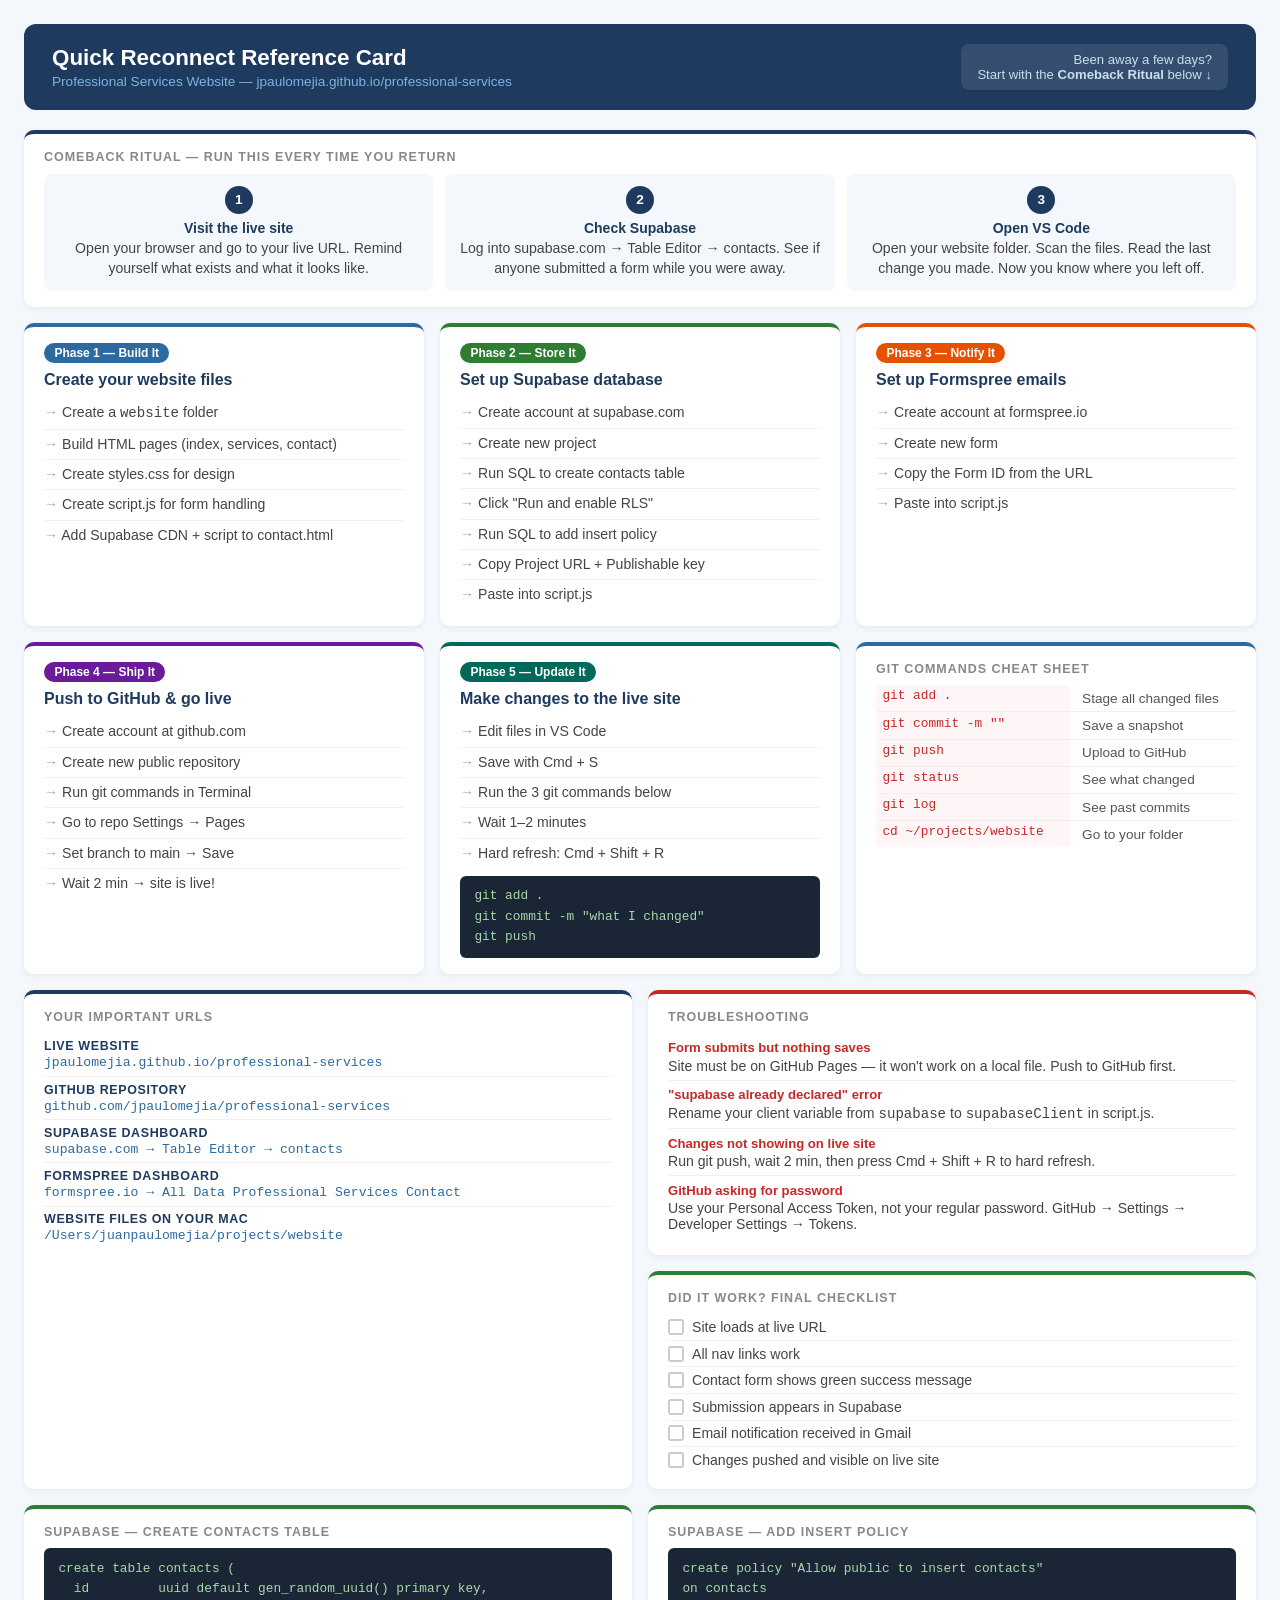
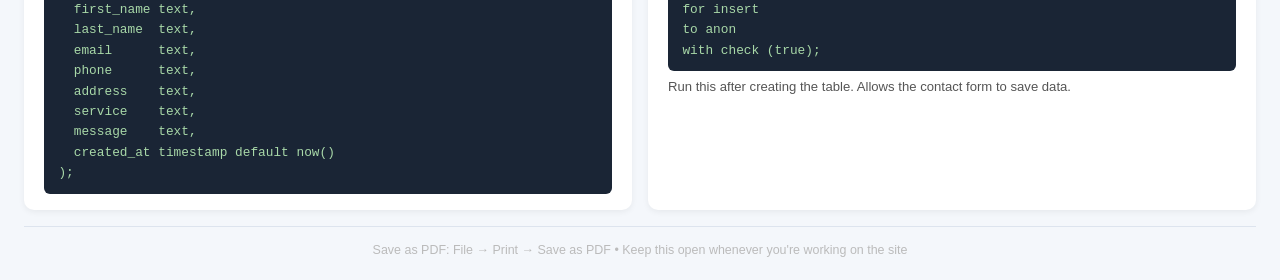
<file: reference-card.html>
<!DOCTYPE html>
<html lang="en">
<head>
  <meta charset="UTF-8">
  <meta name="viewport" content="width=device-width, initial-scale=1.0">
  <title>Quick Reconnect Reference Card</title>
  <style>
    :root {
      --navy:   #1e3a5f;
      --blue:   #2d6a9f;
      --green:  #2e7d32;
      --orange: #e65100;
      --purple: #6a1b9a;
      --teal:   #00695c;
      --light:  #f4f7fb;
      --border: #dde4ee;
    }

    * { margin: 0; padding: 0; box-sizing: border-box; }

    body {
      font-family: 'Segoe UI', sans-serif;
      background: var(--light);
      color: #222;
      padding: 1.5rem;
      font-size: 14px;
    }

    /* Header */
    .header {
      background: var(--navy);
      color: #fff;
      border-radius: 12px;
      padding: 1.25rem 1.75rem;
      margin-bottom: 1.25rem;
      display: flex;
      justify-content: space-between;
      align-items: center;
    }
    .header h1 { font-size: 1.4rem; }
    .header p  { color: #7eb3e0; font-size: 0.85rem; margin-top: 0.2rem; }
    .header .tip {
      background: rgba(255,255,255,0.1);
      border-radius: 8px;
      padding: 0.5rem 1rem;
      font-size: 0.82rem;
      color: #cde;
      text-align: right;
    }

    /* Grid layout */
    .grid {
      display: grid;
      grid-template-columns: 1fr 1fr 1fr;
      gap: 1rem;
      margin-bottom: 1rem;
    }
    .grid-2 {
      display: grid;
      grid-template-columns: 1fr 1fr;
      gap: 1rem;
      margin-bottom: 1rem;
    }
    .grid-full {
      margin-bottom: 1rem;
    }

    /* Cards */
    .card {
      background: #fff;
      border-radius: 10px;
      padding: 1rem 1.25rem;
      border-top: 4px solid var(--navy);
      box-shadow: 0 2px 6px rgba(0,0,0,0.06);
    }
    .card.green  { border-top-color: var(--green); }
    .card.orange { border-top-color: var(--orange); }
    .card.purple { border-top-color: var(--purple); }
    .card.teal   { border-top-color: var(--teal); }
    .card.blue   { border-top-color: var(--blue); }
    .card.navy   { border-top-color: var(--navy); }
    .card.red    { border-top-color: #c62828; }

    .card h2 {
      font-size: 0.78rem;
      text-transform: uppercase;
      letter-spacing: 0.08em;
      color: #888;
      margin-bottom: 0.6rem;
    }
    .card h3 {
      font-size: 1rem;
      color: var(--navy);
      margin-bottom: 0.6rem;
    }

    /* Comeback ritual */
    .ritual-steps {
      display: flex;
      gap: 0.75rem;
    }
    .ritual-step {
      flex: 1;
      background: var(--light);
      border-radius: 8px;
      padding: 0.75rem;
      text-align: center;
    }
    .ritual-num {
      display: inline-flex;
      align-items: center;
      justify-content: center;
      width: 28px;
      height: 28px;
      background: var(--navy);
      color: #fff;
      border-radius: 50%;
      font-size: 0.85rem;
      font-weight: bold;
      margin-bottom: 0.4rem;
    }
    .ritual-step p { font-size: 0.88rem; color: #444; line-height: 1.4; }
    .ritual-step strong { color: var(--navy); display: block; margin-bottom: 0.2rem; }

    /* Phase pills */
    .phase {
      display: inline-block;
      padding: 0.2rem 0.65rem;
      border-radius: 20px;
      font-size: 0.75rem;
      font-weight: 700;
      margin-bottom: 0.5rem;
      color: #fff;
    }
    .phase.build  { background: var(--blue); }
    .phase.store  { background: var(--green); }
    .phase.notify { background: var(--orange); }
    .phase.ship   { background: var(--purple); }
    .phase.update { background: var(--teal); }

    /* Steps list */
    .steps { list-style: none; padding: 0; }
    .steps li {
      padding: 0.3rem 0;
      color: #444;
      font-size: 0.88rem;
      border-bottom: 1px solid #f0f0f0;
      line-height: 1.4;
    }
    .steps li:last-child { border-bottom: none; }
    .steps li::before { content: "→ "; color: #aaa; }

    /* Code blocks */
    pre {
      background: #1a2535;
      color: #a8d8a8;
      border-radius: 6px;
      padding: 0.65rem 0.9rem;
      font-family: 'Courier New', monospace;
      font-size: 0.8rem;
      margin-top: 0.5rem;
      line-height: 1.6;
      overflow-x: auto;
    }

    /* URLs */
    .url-list { list-style: none; padding: 0; }
    .url-list li {
      padding: 0.35rem 0;
      border-bottom: 1px solid #f0f0f0;
      font-size: 0.88rem;
    }
    .url-list li:last-child { border-bottom: none; }
    .url-list .label {
      font-weight: 600;
      color: var(--navy);
      display: block;
      font-size: 0.78rem;
      text-transform: uppercase;
      letter-spacing: 0.05em;
    }
    .url-list .url {
      color: var(--blue);
      font-family: 'Courier New', monospace;
      font-size: 0.82rem;
    }

    /* Checklist */
    .checklist { list-style: none; padding: 0; }
    .checklist li {
      padding: 0.3rem 0;
      font-size: 0.88rem;
      color: #444;
      border-bottom: 1px solid #f0f0f0;
      display: flex;
      align-items: center;
      gap: 0.5rem;
    }
    .checklist li:last-child { border-bottom: none; }
    .box {
      width: 16px;
      height: 16px;
      border: 2px solid #ccc;
      border-radius: 3px;
      flex-shrink: 0;
      display: inline-block;
    }

    /* Troubleshoot */
    .trouble-item {
      padding: 0.4rem 0;
      border-bottom: 1px solid #f0f0f0;
      font-size: 0.88rem;
    }
    .trouble-item:last-child { border-bottom: none; }
    .trouble-item .problem { color: #c62828; font-weight: 600; font-size: 0.82rem; }
    .trouble-item .fix { color: #444; margin-top: 0.15rem; }

    /* Command table */
    .cmd-table { width: 100%; border-collapse: collapse; }
    .cmd-table tr { border-bottom: 1px solid #f0f0f0; }
    .cmd-table tr:last-child { border-bottom: none; }
    .cmd-table td { padding: 0.35rem 0; font-size: 0.85rem; vertical-align: top; }
    .cmd-table td:first-child {
      font-family: 'Courier New', monospace;
      color: #c62828;
      background: #fef6f6;
      padding: 0.2rem 0.4rem;
      border-radius: 4px;
      white-space: nowrap;
      margin-right: 0.5rem;
      font-size: 0.8rem;
    }
    .cmd-table td:last-child { color: #555; padding-left: 0.75rem; }

    /* Footer */
    .footer {
      text-align: center;
      color: #bbb;
      font-size: 0.78rem;
      margin-top: 1rem;
      padding-top: 1rem;
      border-top: 1px solid var(--border);
    }

    @media print {
      body { padding: 0.5rem; background: #fff; }
      .grid { grid-template-columns: 1fr 1fr 1fr; }
    }
  </style>
</head>
<body>

<!-- HEADER -->
<div class="header">
  <div>
    <h1>Quick Reconnect Reference Card</h1>
    <p>Professional Services Website — jpaulomejia.github.io/professional-services</p>
  </div>
  <div class="tip">
    Been away a few days?<br>
    Start with the <strong>Comeback Ritual</strong> below ↓
  </div>
</div>

<!-- COMEBACK RITUAL -->
<div class="card navy grid-full">
  <h2>Comeback Ritual — Run This Every Time You Return</h2>
  <div class="ritual-steps">
    <div class="ritual-step">
      <div class="ritual-num">1</div>
      <strong>Visit the live site</strong>
      <p>Open your browser and go to your live URL. Remind yourself what exists and what it looks like.</p>
    </div>
    <div class="ritual-step">
      <div class="ritual-num">2</div>
      <strong>Check Supabase</strong>
      <p>Log into supabase.com → Table Editor → contacts. See if anyone submitted a form while you were away.</p>
    </div>
    <div class="ritual-step">
      <div class="ritual-num">3</div>
      <strong>Open VS Code</strong>
      <p>Open your website folder. Scan the files. Read the last change you made. Now you know where you left off.</p>
    </div>
  </div>
</div>

<!-- 5 PHASES -->
<div class="grid">

  <div class="card blue">
    <span class="phase build">Phase 1 — Build It</span>
    <h3>Create your website files</h3>
    <ul class="steps">
      <li>Create a <code>website</code> folder</li>
      <li>Build HTML pages (index, services, contact)</li>
      <li>Create styles.css for design</li>
      <li>Create script.js for form handling</li>
      <li>Add Supabase CDN + script to contact.html</li>
    </ul>
  </div>

  <div class="card green">
    <span class="phase store">Phase 2 — Store It</span>
    <h3>Set up Supabase database</h3>
    <ul class="steps">
      <li>Create account at supabase.com</li>
      <li>Create new project</li>
      <li>Run SQL to create contacts table</li>
      <li>Click "Run and enable RLS"</li>
      <li>Run SQL to add insert policy</li>
      <li>Copy Project URL + Publishable key</li>
      <li>Paste into script.js</li>
    </ul>
  </div>

  <div class="card orange">
    <span class="phase notify">Phase 3 — Notify It</span>
    <h3>Set up Formspree emails</h3>
    <ul class="steps">
      <li>Create account at formspree.io</li>
      <li>Create new form</li>
      <li>Copy the Form ID from the URL</li>
      <li>Paste into script.js</li>
    </ul>
  </div>

  <div class="card purple">
    <span class="phase ship">Phase 4 — Ship It</span>
    <h3>Push to GitHub &amp; go live</h3>
    <ul class="steps">
      <li>Create account at github.com</li>
      <li>Create new public repository</li>
      <li>Run git commands in Terminal</li>
      <li>Go to repo Settings → Pages</li>
      <li>Set branch to main → Save</li>
      <li>Wait 2 min → site is live!</li>
    </ul>
  </div>

  <div class="card teal">
    <span class="phase update">Phase 5 — Update It</span>
    <h3>Make changes to the live site</h3>
    <ul class="steps">
      <li>Edit files in VS Code</li>
      <li>Save with Cmd + S</li>
      <li>Run the 3 git commands below</li>
      <li>Wait 1–2 minutes</li>
      <li>Hard refresh: Cmd + Shift + R</li>
    </ul>
    <pre>git add .
git commit -m "what I changed"
git push</pre>
  </div>

  <div class="card blue">
    <h2>Git Commands Cheat Sheet</h2>
    <table class="cmd-table">
      <tr><td>git add .</td><td>Stage all changed files</td></tr>
      <tr><td>git commit -m ""</td><td>Save a snapshot</td></tr>
      <tr><td>git push</td><td>Upload to GitHub</td></tr>
      <tr><td>git status</td><td>See what changed</td></tr>
      <tr><td>git log</td><td>See past commits</td></tr>
      <tr><td>cd ~/projects/website</td><td>Go to your folder</td></tr>
    </table>
  </div>

</div>

<!-- URLS + CHECKLIST + TROUBLESHOOT -->
<div class="grid-2">

  <div class="card navy">
    <h2>Your Important URLs</h2>
    <ul class="url-list">
      <li>
        <span class="label">Live Website</span>
        <span class="url">jpaulomejia.github.io/professional-services</span>
      </li>
      <li>
        <span class="label">GitHub Repository</span>
        <span class="url">github.com/jpaulomejia/professional-services</span>
      </li>
      <li>
        <span class="label">Supabase Dashboard</span>
        <span class="url">supabase.com → Table Editor → contacts</span>
      </li>
      <li>
        <span class="label">Formspree Dashboard</span>
        <span class="url">formspree.io → All Data Professional Services Contact</span>
      </li>
      <li>
        <span class="label">Website Files on Your Mac</span>
        <span class="url">/Users/juanpaulomejia/projects/website</span>
      </li>
    </ul>
  </div>

  <div style="display:flex; flex-direction:column; gap:1rem;">

    <div class="card red">
      <h2>Troubleshooting</h2>
      <div class="trouble-item">
        <div class="problem">Form submits but nothing saves</div>
        <div class="fix">Site must be on GitHub Pages — it won't work on a local file. Push to GitHub first.</div>
      </div>
      <div class="trouble-item">
        <div class="problem">"supabase already declared" error</div>
        <div class="fix">Rename your client variable from <code>supabase</code> to <code>supabaseClient</code> in script.js.</div>
      </div>
      <div class="trouble-item">
        <div class="problem">Changes not showing on live site</div>
        <div class="fix">Run git push, wait 2 min, then press Cmd + Shift + R to hard refresh.</div>
      </div>
      <div class="trouble-item">
        <div class="problem">GitHub asking for password</div>
        <div class="fix">Use your Personal Access Token, not your regular password. GitHub → Settings → Developer Settings → Tokens.</div>
      </div>
    </div>

    <div class="card green">
      <h2>Did It Work? Final Checklist</h2>
      <ul class="checklist">
        <li><span class="box"></span> Site loads at live URL</li>
        <li><span class="box"></span> All nav links work</li>
        <li><span class="box"></span> Contact form shows green success message</li>
        <li><span class="box"></span> Submission appears in Supabase</li>
        <li><span class="box"></span> Email notification received in Gmail</li>
        <li><span class="box"></span> Changes pushed and visible on live site</li>
      </ul>
    </div>

  </div>
</div>

<!-- SUPABASE SQL REFERENCE -->
<div class="grid-2">
  <div class="card green">
    <h2>Supabase — Create Contacts Table</h2>
    <pre>create table contacts (
  id         uuid default gen_random_uuid() primary key,
  first_name text,
  last_name  text,
  email      text,
  phone      text,
  address    text,
  service    text,
  message    text,
  created_at timestamp default now()
);</pre>
  </div>

  <div class="card green">
    <h2>Supabase — Add Insert Policy</h2>
    <pre>create policy "Allow public to insert contacts"
on contacts
for insert
to anon
with check (true);</pre>
    <p style="margin-top:0.5rem; font-size:0.82rem; color:#555;">Run this after creating the table. Allows the contact form to save data.</p>
  </div>
</div>

<div class="footer">
  Save as PDF: File → Print → Save as PDF &bull; Keep this open whenever you're working on the site
</div>

</body>
</html>
</file>
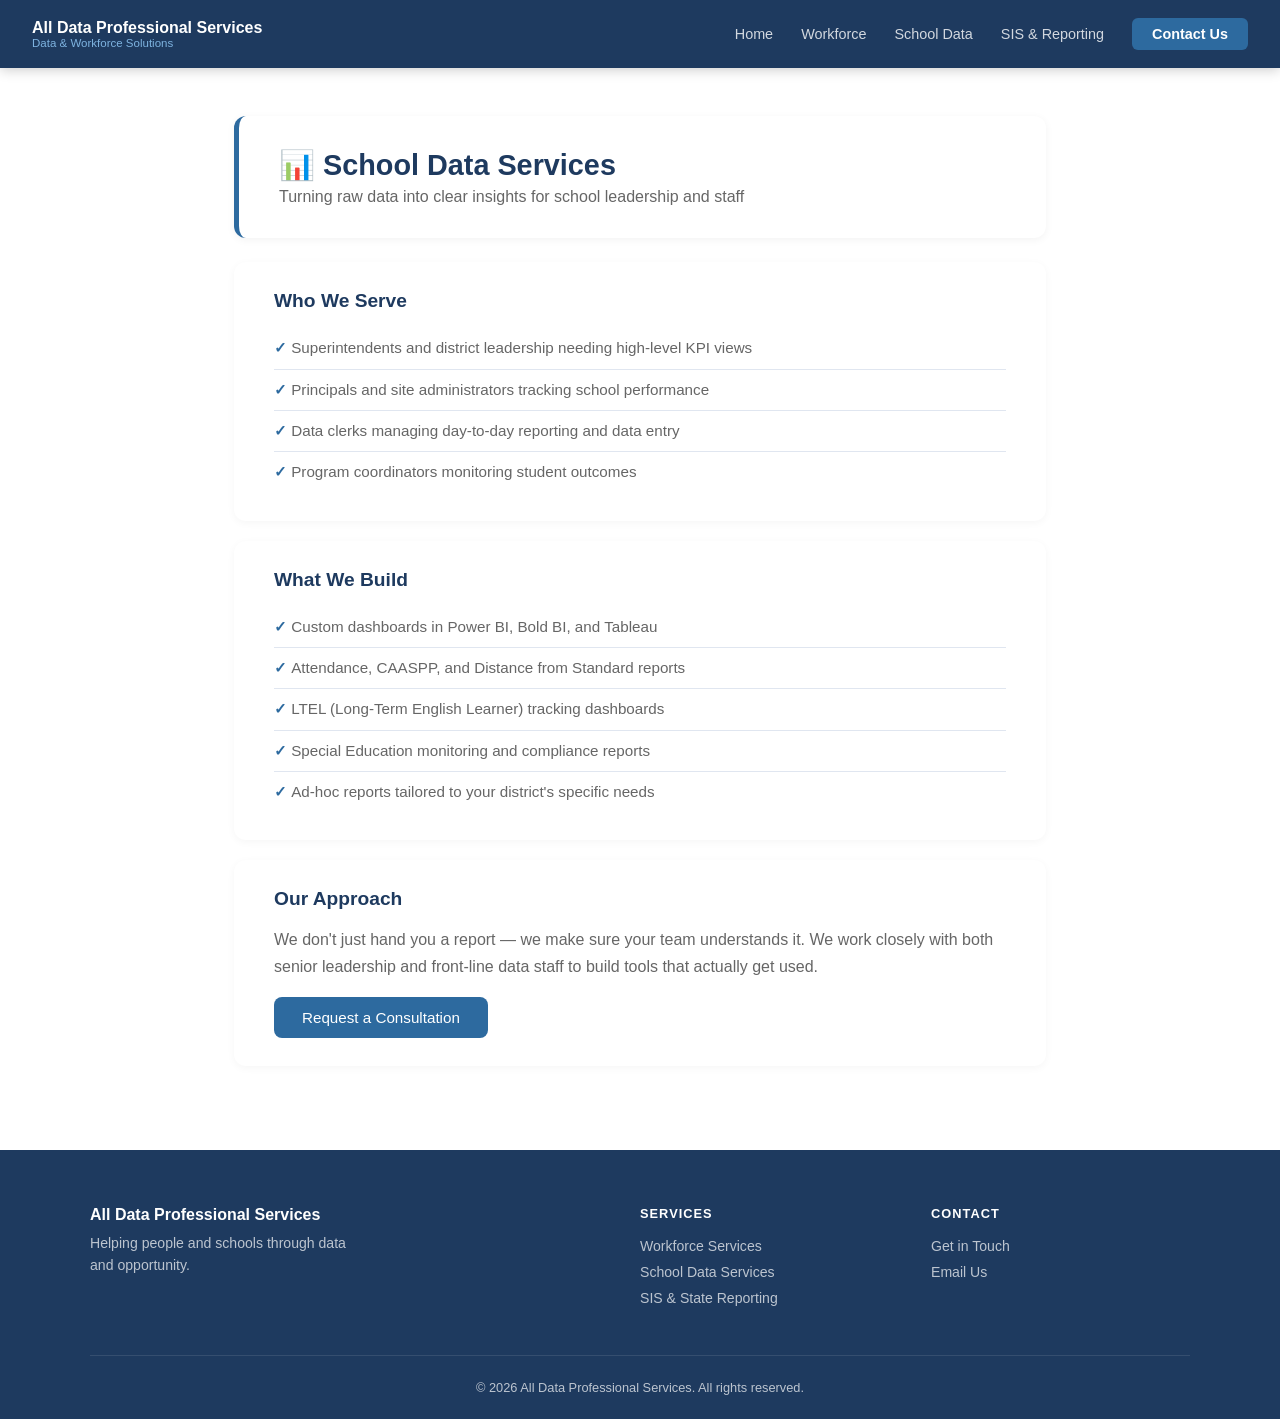
<file: school-data.html>
<!DOCTYPE html>
<html lang="en">
<head>
  <meta charset="UTF-8">
  <meta name="viewport" content="width=device-width, initial-scale=1.0">
  <title>School Data Services — All Data Professional Services</title>
  <link rel="stylesheet" href="styles.css">
</head>
<body>

  <nav class="nav">
    <a href="index.html" class="nav-logo">
      All Data Professional Services
      <span>Data &amp; Workforce Solutions</span>
    </a>
    <ul class="nav-links">
      <li><a href="index.html">Home</a></li>
      <li><a href="workforce.html">Workforce</a></li>
      <li><a href="school-data.html">School Data</a></li>
      <li><a href="sis-reporting.html">SIS &amp; Reporting</a></li>
      <li><a href="contact.html" class="nav-cta">Contact Us</a></li>
    </ul>
  </nav>

  <div class="page-wrap">
    <div class="page-header">
      <h1>📊 School Data Services</h1>
      <p>Turning raw data into clear insights for school leadership and staff</p>
    </div>

    <div class="content-section">
      <h2>Who We Serve</h2>
      <ul>
        <li>Superintendents and district leadership needing high-level KPI views</li>
        <li>Principals and site administrators tracking school performance</li>
        <li>Data clerks managing day-to-day reporting and data entry</li>
        <li>Program coordinators monitoring student outcomes</li>
      </ul>
    </div>

    <div class="content-section">
      <h2>What We Build</h2>
      <ul>
        <li>Custom dashboards in Power BI, Bold BI, and Tableau</li>
        <li>Attendance, CAASPP, and Distance from Standard reports</li>
        <li>LTEL (Long-Term English Learner) tracking dashboards</li>
        <li>Special Education monitoring and compliance reports</li>
        <li>Ad-hoc reports tailored to your district's specific needs</li>
      </ul>
    </div>

    <div class="content-section">
      <h2>Our Approach</h2>
      <p>We don't just hand you a report — we make sure your team understands it. We work closely with both senior leadership and front-line data staff to build tools that actually get used.</p>
      <a href="contact.html" class="btn">Request a Consultation</a>
    </div>
  </div>

  <footer class="footer">
    <div class="footer-inner">
      <div class="footer-brand">
        <h3>All Data Professional Services</h3>
        <p>Helping people and schools through data and opportunity.</p>
      </div>
      <div class="footer-col">
        <h4>Services</h4>
        <ul>
          <li><a href="workforce.html">Workforce Services</a></li>
          <li><a href="school-data.html">School Data Services</a></li>
          <li><a href="sis-reporting.html">SIS &amp; State Reporting</a></li>
        </ul>
      </div>
      <div class="footer-col">
        <h4>Contact</h4>
        <ul>
          <li><a href="contact.html">Get in Touch</a></li>
          <li><a href="mailto:paulo.j.mejia@gmail.com">Email Us</a></li>
        </ul>
      </div>
    </div>
    <div class="footer-bottom">&copy; 2026 All Data Professional Services. All rights reserved.</div>
  </footer>

</body>
</html>
</file>
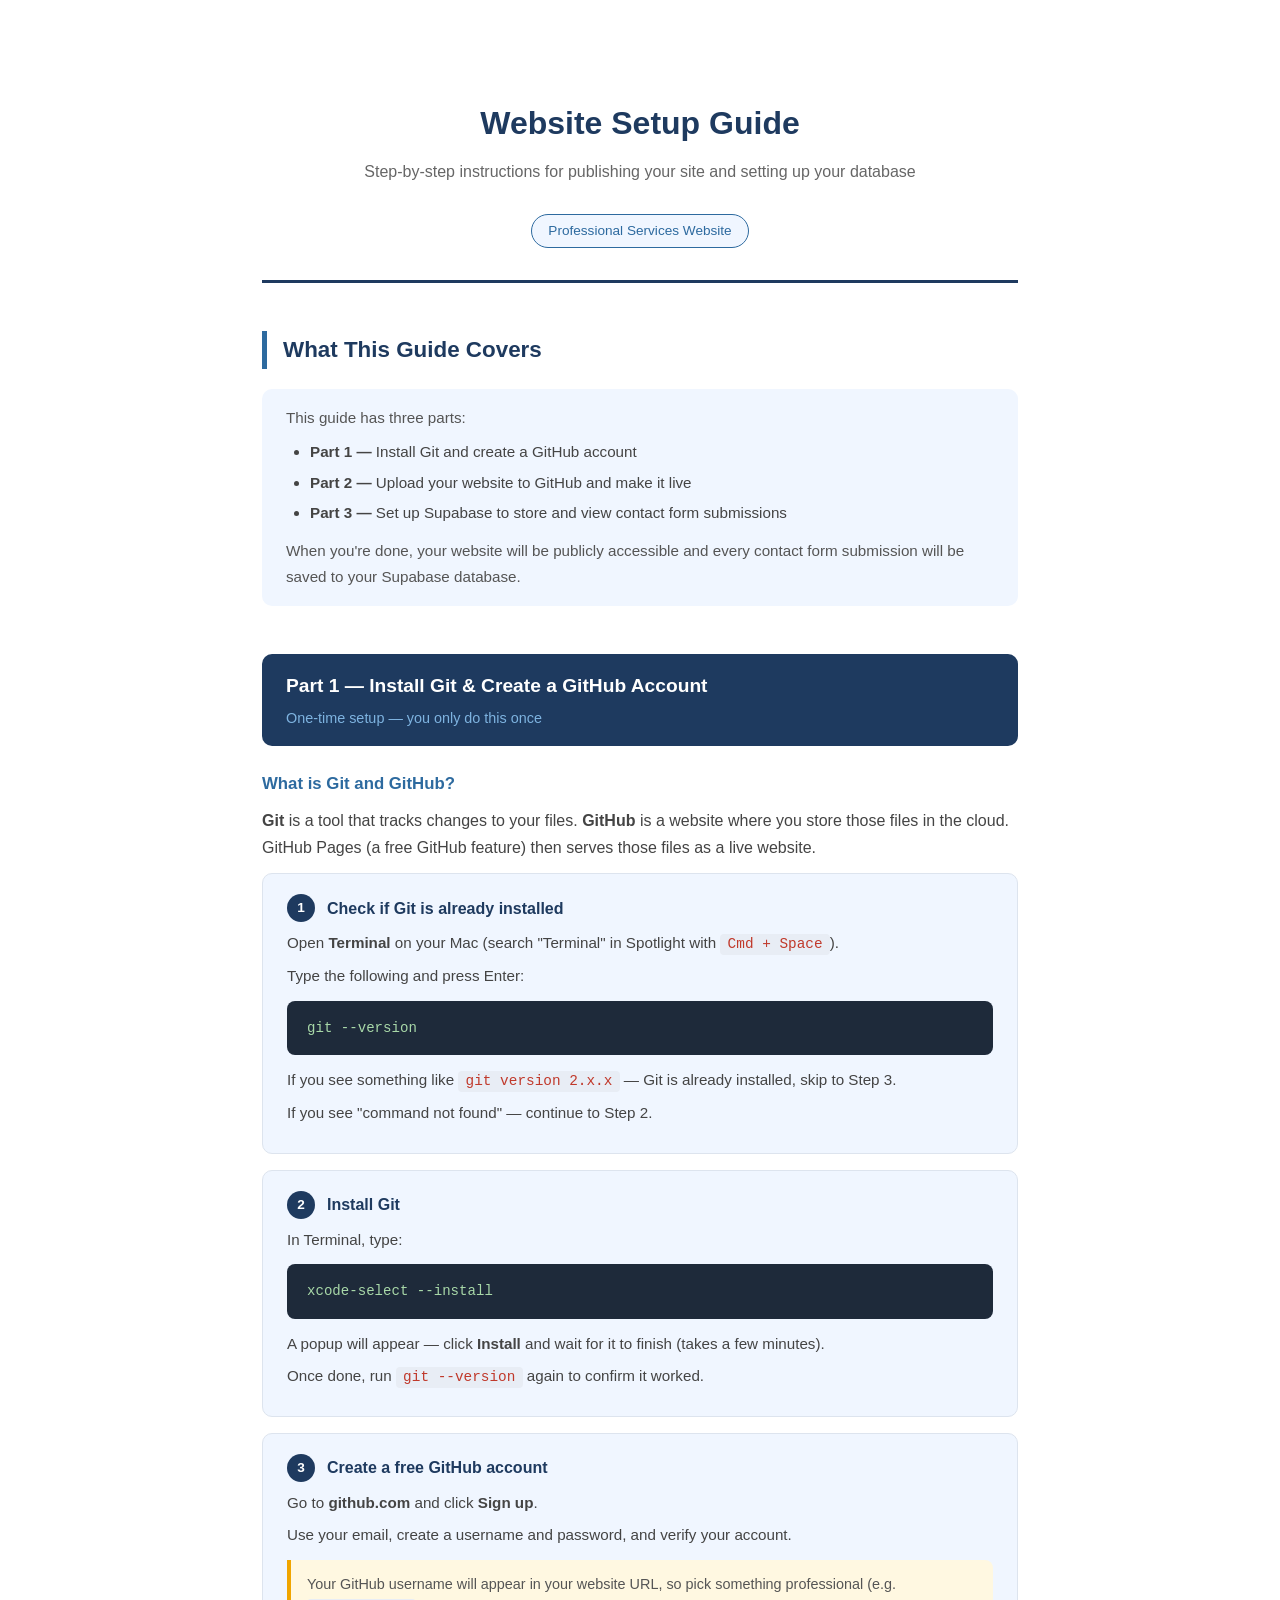
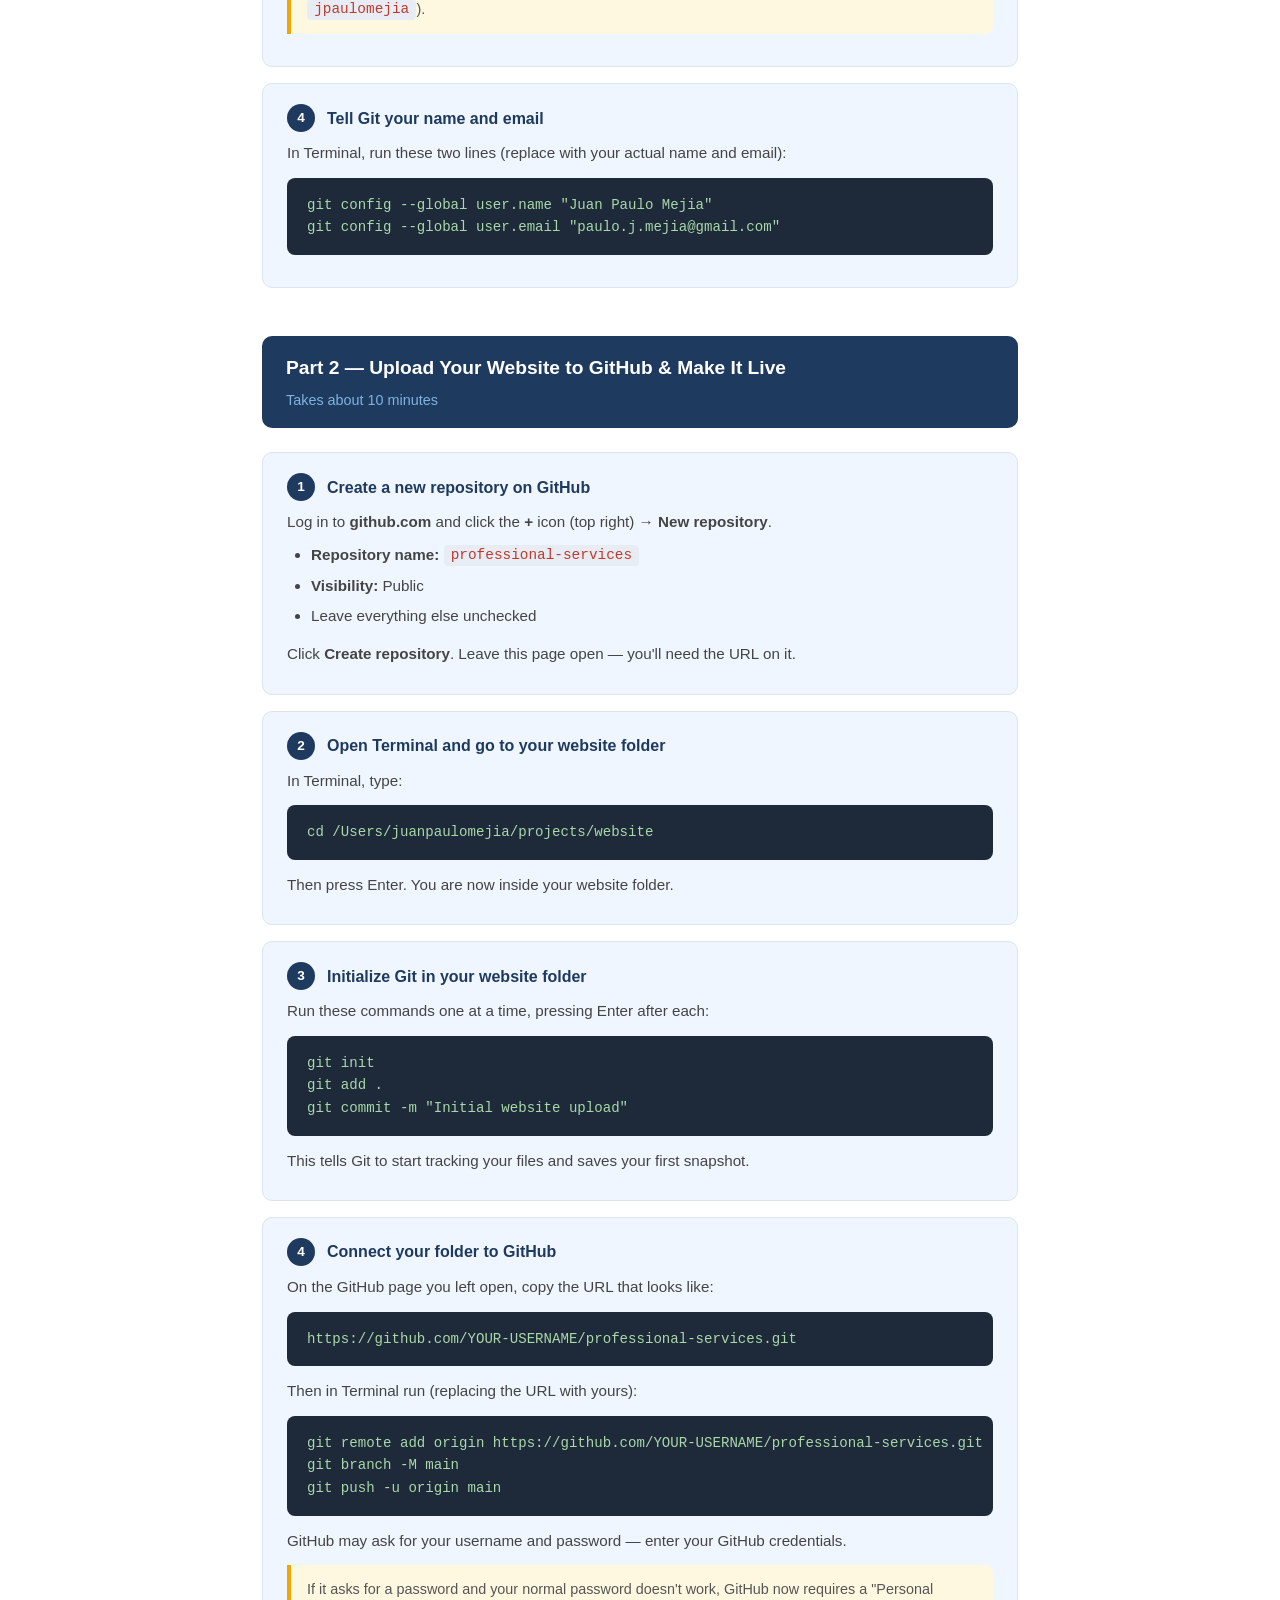
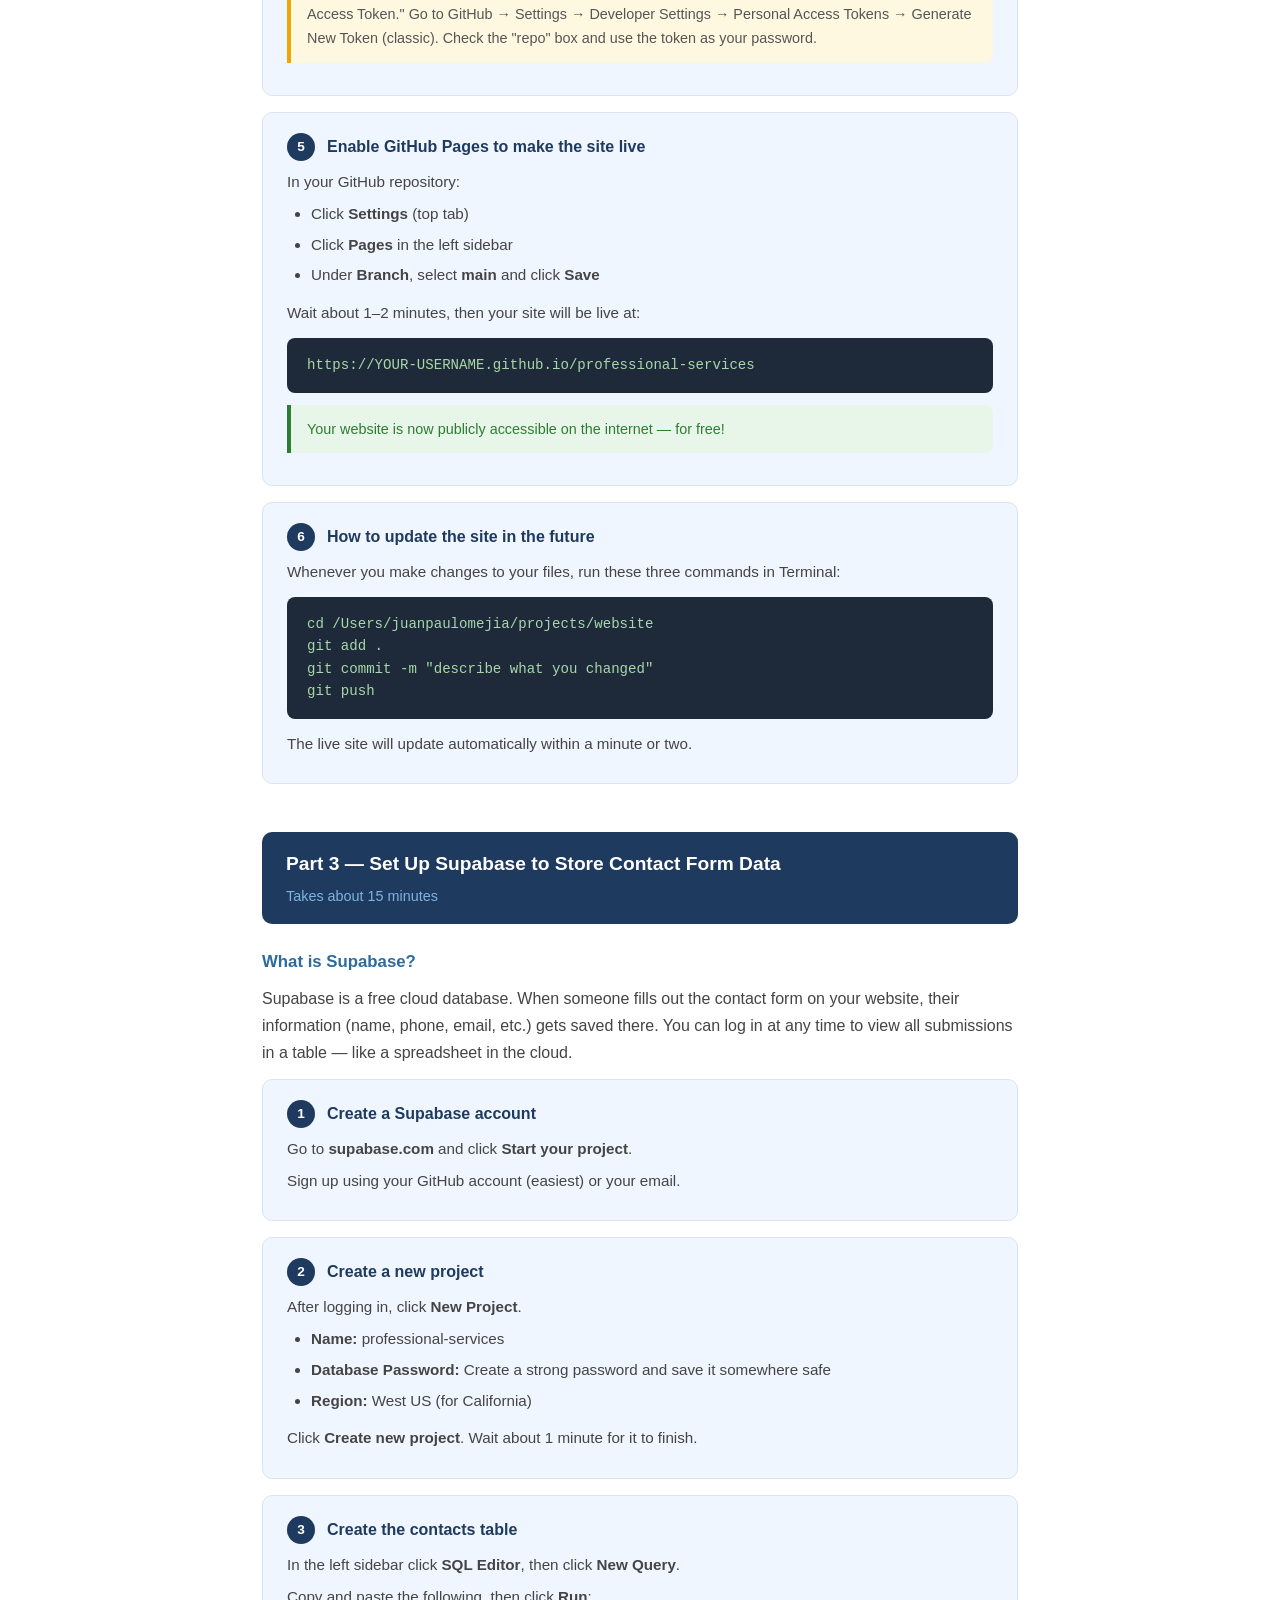
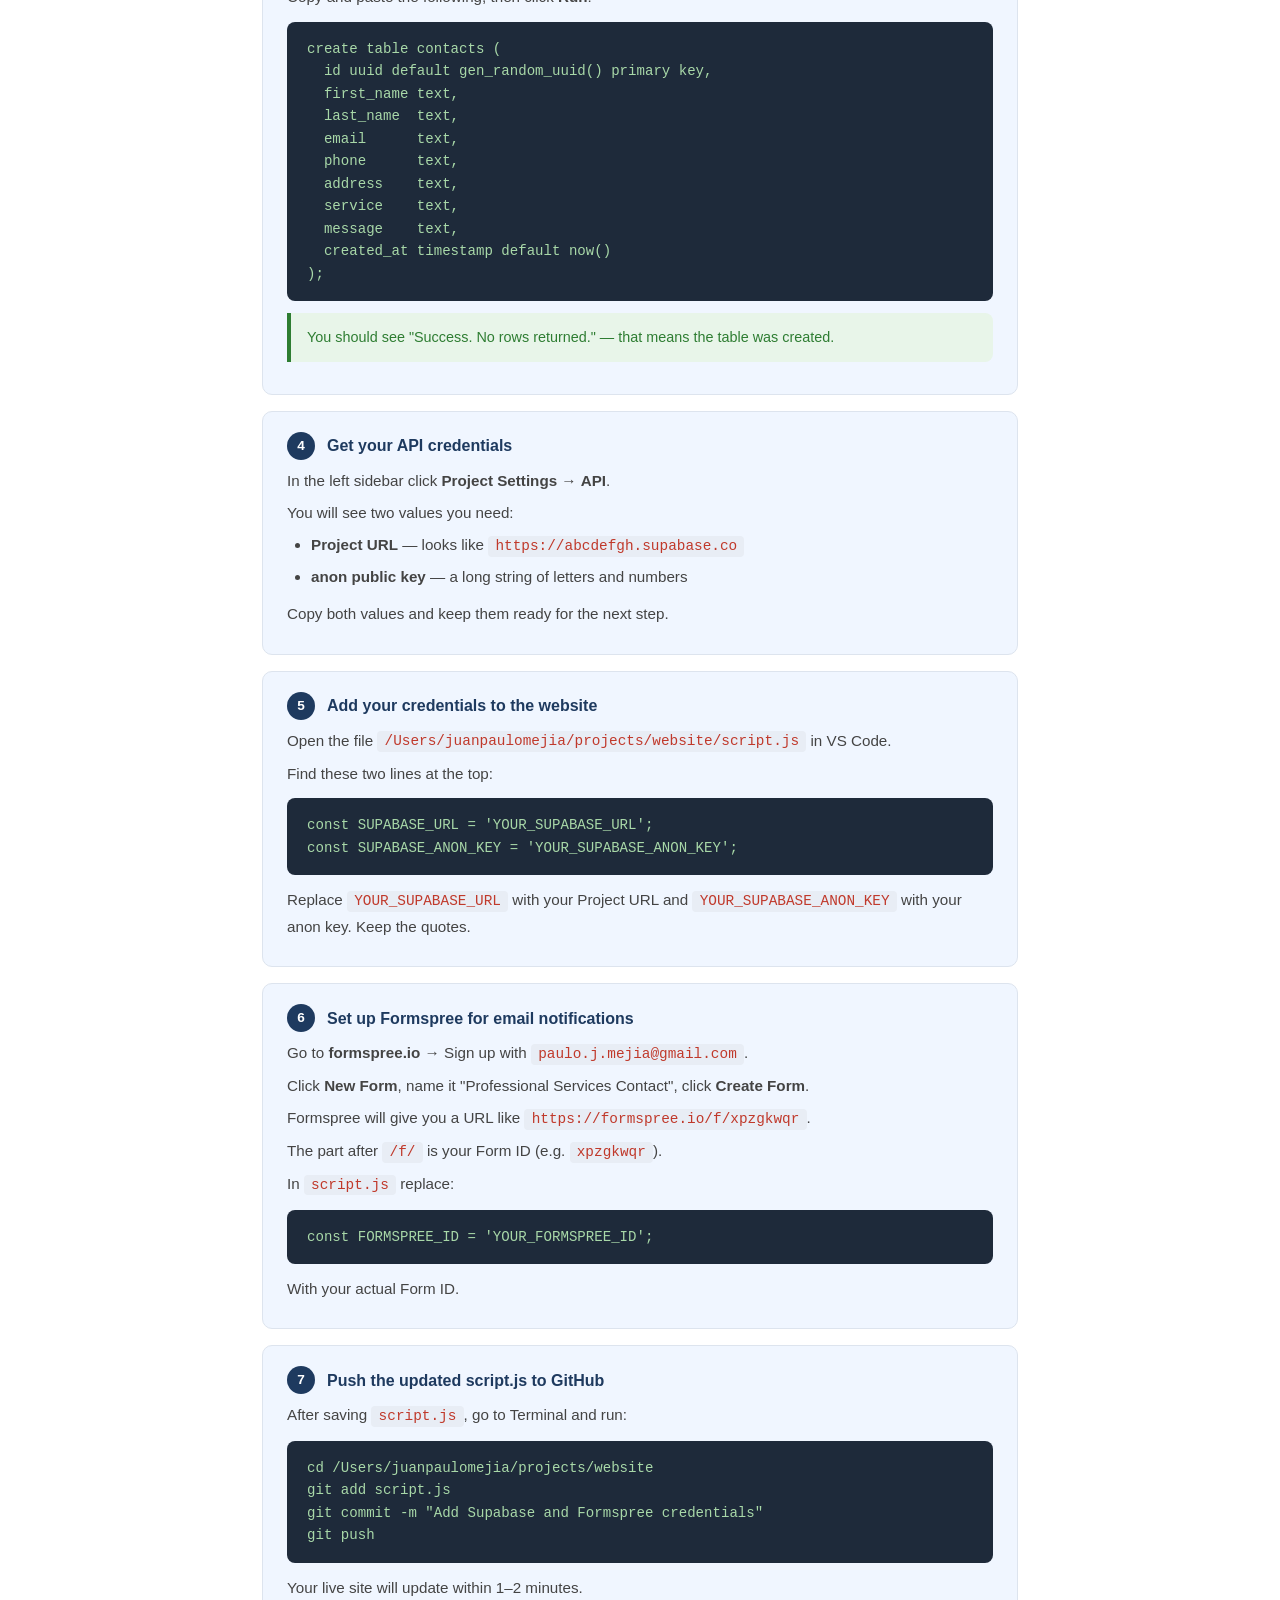
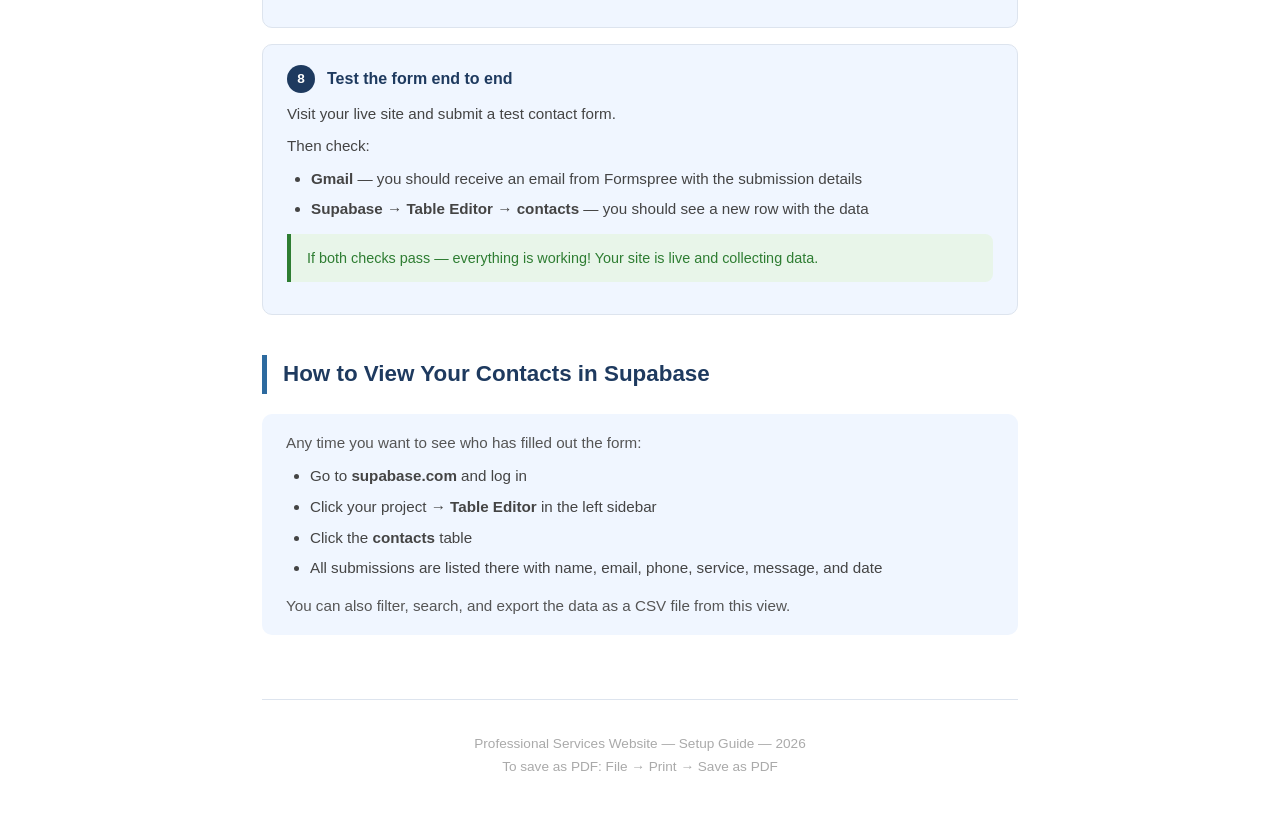
<file: setup-guide.html>
<!DOCTYPE html>
<html lang="en">
<head>
  <meta charset="UTF-8">
  <meta name="viewport" content="width=device-width, initial-scale=1.0">
  <title>Website Setup Guide</title>
  <style>
    :root {
      --navy: #1e3a5f;
      --blue: #2d6a9f;
      --light: #f0f6ff;
      --text: #333;
      --border: #dde4ee;
    }

    * { margin: 0; padding: 0; box-sizing: border-box; }

    body {
      font-family: 'Segoe UI', sans-serif;
      color: var(--text);
      background: #fff;
      max-width: 820px;
      margin: 0 auto;
      padding: 3rem 2rem;
      line-height: 1.7;
    }

    .cover {
      text-align: center;
      padding: 3rem 0 2rem;
      border-bottom: 3px solid var(--navy);
      margin-bottom: 3rem;
    }

    .cover h1 {
      font-size: 2rem;
      color: var(--navy);
      margin-bottom: 0.5rem;
    }

    .cover p {
      color: #666;
      font-size: 1rem;
    }

    .cover .badge {
      display: inline-block;
      background: var(--light);
      color: var(--blue);
      border: 1px solid var(--blue);
      border-radius: 20px;
      padding: 0.3rem 1rem;
      font-size: 0.85rem;
      margin-top: 1rem;
    }

    h2 {
      font-size: 1.4rem;
      color: var(--navy);
      border-left: 5px solid var(--blue);
      padding-left: 1rem;
      margin: 2.5rem 0 1.25rem;
    }

    h3 {
      font-size: 1.05rem;
      color: var(--blue);
      margin: 1.5rem 0 0.5rem;
    }

    p { margin-bottom: 0.75rem; color: #444; }

    .step {
      background: var(--light);
      border: 1px solid var(--border);
      border-radius: 10px;
      padding: 1.25rem 1.5rem;
      margin-bottom: 1rem;
      position: relative;
    }

    .step-number {
      display: inline-block;
      background: var(--navy);
      color: #fff;
      width: 28px;
      height: 28px;
      border-radius: 50%;
      text-align: center;
      line-height: 28px;
      font-size: 0.85rem;
      font-weight: bold;
      margin-right: 0.75rem;
      flex-shrink: 0;
    }

    .step-title {
      font-weight: 600;
      color: var(--navy);
      font-size: 1rem;
      display: flex;
      align-items: center;
      margin-bottom: 0.5rem;
    }

    .step p { margin-bottom: 0.4rem; font-size: 0.95rem; }

    code {
      background: #e8edf5;
      color: #c0392b;
      padding: 0.15rem 0.45rem;
      border-radius: 4px;
      font-family: 'Courier New', monospace;
      font-size: 0.9rem;
    }

    pre {
      background: #1e2a3a;
      color: #a8d8a8;
      padding: 1rem 1.25rem;
      border-radius: 8px;
      font-family: 'Courier New', monospace;
      font-size: 0.88rem;
      overflow-x: auto;
      margin: 0.75rem 0;
      line-height: 1.6;
    }

    .note {
      background: #fff8e1;
      border-left: 4px solid #f0a500;
      padding: 0.75rem 1rem;
      border-radius: 0 8px 8px 0;
      margin: 0.75rem 0;
      font-size: 0.9rem;
      color: #555;
    }

    .success {
      background: #e8f5e9;
      border-left: 4px solid #2e7d32;
      padding: 0.75rem 1rem;
      border-radius: 0 8px 8px 0;
      margin: 0.75rem 0;
      font-size: 0.9rem;
      color: #2e7d32;
    }

    .section-intro {
      background: var(--light);
      border-radius: 10px;
      padding: 1rem 1.5rem;
      margin-bottom: 1.5rem;
      font-size: 0.95rem;
      color: #555;
    }

    .part-header {
      background: var(--navy);
      color: #fff;
      border-radius: 10px;
      padding: 1rem 1.5rem;
      margin: 3rem 0 1.5rem;
      font-size: 1.2rem;
      font-weight: 600;
    }

    .part-header span {
      color: #7eb3e0;
      font-size: 0.9rem;
      font-weight: normal;
      display: block;
      margin-top: 0.2rem;
    }

    ul { padding-left: 1.5rem; margin-bottom: 0.75rem; }
    ul li { margin-bottom: 0.3rem; color: #444; font-size: 0.95rem; }

    .footer {
      text-align: center;
      margin-top: 4rem;
      padding-top: 2rem;
      border-top: 1px solid var(--border);
      color: #aaa;
      font-size: 0.85rem;
    }

    @media print {
      body { padding: 1rem; }
      .part-header { break-before: page; }
      pre { white-space: pre-wrap; }
    }
  </style>
</head>
<body>

  <div class="cover">
    <h1>Website Setup Guide</h1>
    <p>Step-by-step instructions for publishing your site and setting up your database</p>
    <div class="badge">Professional Services Website</div>
  </div>

  <!-- ── OVERVIEW ── -->
  <h2>What This Guide Covers</h2>
  <div class="section-intro">
    This guide has three parts:
    <ul style="margin-top:0.5rem">
      <li><strong>Part 1 —</strong> Install Git and create a GitHub account</li>
      <li><strong>Part 2 —</strong> Upload your website to GitHub and make it live</li>
      <li><strong>Part 3 —</strong> Set up Supabase to store and view contact form submissions</li>
    </ul>
    When you're done, your website will be publicly accessible and every contact form submission will be saved to your Supabase database.
  </div>

  <!-- ══════════════════════════════════════════ -->
  <div class="part-header">Part 1 — Install Git &amp; Create a GitHub Account
    <span>One-time setup — you only do this once</span>
  </div>

  <h3>What is Git and GitHub?</h3>
  <p><strong>Git</strong> is a tool that tracks changes to your files. <strong>GitHub</strong> is a website where you store those files in the cloud. GitHub Pages (a free GitHub feature) then serves those files as a live website.</p>

  <div class="step">
    <div class="step-title"><span class="step-number">1</span> Check if Git is already installed</div>
    <p>Open <strong>Terminal</strong> on your Mac (search "Terminal" in Spotlight with <code>Cmd + Space</code>).</p>
    <p>Type the following and press Enter:</p>
    <pre>git --version</pre>
    <p>If you see something like <code>git version 2.x.x</code> — Git is already installed, skip to Step 3.</p>
    <p>If you see "command not found" — continue to Step 2.</p>
  </div>

  <div class="step">
    <div class="step-title"><span class="step-number">2</span> Install Git</div>
    <p>In Terminal, type:</p>
    <pre>xcode-select --install</pre>
    <p>A popup will appear — click <strong>Install</strong> and wait for it to finish (takes a few minutes).</p>
    <p>Once done, run <code>git --version</code> again to confirm it worked.</p>
  </div>

  <div class="step">
    <div class="step-title"><span class="step-number">3</span> Create a free GitHub account</div>
    <p>Go to <strong>github.com</strong> and click <strong>Sign up</strong>.</p>
    <p>Use your email, create a username and password, and verify your account.</p>
    <div class="note">Your GitHub username will appear in your website URL, so pick something professional (e.g. <code>jpaulomejia</code>).</div>
  </div>

  <div class="step">
    <div class="step-title"><span class="step-number">4</span> Tell Git your name and email</div>
    <p>In Terminal, run these two lines (replace with your actual name and email):</p>
    <pre>git config --global user.name "Juan Paulo Mejia"
git config --global user.email "paulo.j.mejia@gmail.com"</pre>
  </div>

  <!-- ══════════════════════════════════════════ -->
  <div class="part-header">Part 2 — Upload Your Website to GitHub &amp; Make It Live
    <span>Takes about 10 minutes</span>
  </div>

  <div class="step">
    <div class="step-title"><span class="step-number">1</span> Create a new repository on GitHub</div>
    <p>Log in to <strong>github.com</strong> and click the <strong>+</strong> icon (top right) → <strong>New repository</strong>.</p>
    <ul>
      <li><strong>Repository name:</strong> <code>professional-services</code></li>
      <li><strong>Visibility:</strong> Public</li>
      <li>Leave everything else unchecked</li>
    </ul>
    <p>Click <strong>Create repository</strong>. Leave this page open — you'll need the URL on it.</p>
  </div>

  <div class="step">
    <div class="step-title"><span class="step-number">2</span> Open Terminal and go to your website folder</div>
    <p>In Terminal, type:</p>
    <pre>cd /Users/juanpaulomejia/projects/website</pre>
    <p>Then press Enter. You are now inside your website folder.</p>
  </div>

  <div class="step">
    <div class="step-title"><span class="step-number">3</span> Initialize Git in your website folder</div>
    <p>Run these commands one at a time, pressing Enter after each:</p>
    <pre>git init
git add .
git commit -m "Initial website upload"</pre>
    <p>This tells Git to start tracking your files and saves your first snapshot.</p>
  </div>

  <div class="step">
    <div class="step-title"><span class="step-number">4</span> Connect your folder to GitHub</div>
    <p>On the GitHub page you left open, copy the URL that looks like:</p>
    <pre>https://github.com/YOUR-USERNAME/professional-services.git</pre>
    <p>Then in Terminal run (replacing the URL with yours):</p>
    <pre>git remote add origin https://github.com/YOUR-USERNAME/professional-services.git
git branch -M main
git push -u origin main</pre>
    <p>GitHub may ask for your username and password — enter your GitHub credentials.</p>
    <div class="note">If it asks for a password and your normal password doesn't work, GitHub now requires a "Personal Access Token." Go to GitHub → Settings → Developer Settings → Personal Access Tokens → Generate New Token (classic). Check the "repo" box and use the token as your password.</div>
  </div>

  <div class="step">
    <div class="step-title"><span class="step-number">5</span> Enable GitHub Pages to make the site live</div>
    <p>In your GitHub repository:</p>
    <ul>
      <li>Click <strong>Settings</strong> (top tab)</li>
      <li>Click <strong>Pages</strong> in the left sidebar</li>
      <li>Under <strong>Branch</strong>, select <strong>main</strong> and click <strong>Save</strong></li>
    </ul>
    <p>Wait about 1–2 minutes, then your site will be live at:</p>
    <pre>https://YOUR-USERNAME.github.io/professional-services</pre>
    <div class="success">Your website is now publicly accessible on the internet — for free!</div>
  </div>

  <div class="step">
    <div class="step-title"><span class="step-number">6</span> How to update the site in the future</div>
    <p>Whenever you make changes to your files, run these three commands in Terminal:</p>
    <pre>cd /Users/juanpaulomejia/projects/website
git add .
git commit -m "describe what you changed"
git push</pre>
    <p>The live site will update automatically within a minute or two.</p>
  </div>

  <!-- ══════════════════════════════════════════ -->
  <div class="part-header">Part 3 — Set Up Supabase to Store Contact Form Data
    <span>Takes about 15 minutes</span>
  </div>

  <h3>What is Supabase?</h3>
  <p>Supabase is a free cloud database. When someone fills out the contact form on your website, their information (name, phone, email, etc.) gets saved there. You can log in at any time to view all submissions in a table — like a spreadsheet in the cloud.</p>

  <div class="step">
    <div class="step-title"><span class="step-number">1</span> Create a Supabase account</div>
    <p>Go to <strong>supabase.com</strong> and click <strong>Start your project</strong>.</p>
    <p>Sign up using your GitHub account (easiest) or your email.</p>
  </div>

  <div class="step">
    <div class="step-title"><span class="step-number">2</span> Create a new project</div>
    <p>After logging in, click <strong>New Project</strong>.</p>
    <ul>
      <li><strong>Name:</strong> professional-services</li>
      <li><strong>Database Password:</strong> Create a strong password and save it somewhere safe</li>
      <li><strong>Region:</strong> West US (for California)</li>
    </ul>
    <p>Click <strong>Create new project</strong>. Wait about 1 minute for it to finish.</p>
  </div>

  <div class="step">
    <div class="step-title"><span class="step-number">3</span> Create the contacts table</div>
    <p>In the left sidebar click <strong>SQL Editor</strong>, then click <strong>New Query</strong>.</p>
    <p>Copy and paste the following, then click <strong>Run</strong>:</p>
    <pre>create table contacts (
  id uuid default gen_random_uuid() primary key,
  first_name text,
  last_name  text,
  email      text,
  phone      text,
  address    text,
  service    text,
  message    text,
  created_at timestamp default now()
);</pre>
    <div class="success">You should see "Success. No rows returned." — that means the table was created.</div>
  </div>

  <div class="step">
    <div class="step-title"><span class="step-number">4</span> Get your API credentials</div>
    <p>In the left sidebar click <strong>Project Settings</strong> → <strong>API</strong>.</p>
    <p>You will see two values you need:</p>
    <ul>
      <li><strong>Project URL</strong> — looks like <code>https://abcdefgh.supabase.co</code></li>
      <li><strong>anon public key</strong> — a long string of letters and numbers</li>
    </ul>
    <p>Copy both values and keep them ready for the next step.</p>
  </div>

  <div class="step">
    <div class="step-title"><span class="step-number">5</span> Add your credentials to the website</div>
    <p>Open the file <code>/Users/juanpaulomejia/projects/website/script.js</code> in VS Code.</p>
    <p>Find these two lines at the top:</p>
    <pre>const SUPABASE_URL = 'YOUR_SUPABASE_URL';
const SUPABASE_ANON_KEY = 'YOUR_SUPABASE_ANON_KEY';</pre>
    <p>Replace <code>YOUR_SUPABASE_URL</code> with your Project URL and <code>YOUR_SUPABASE_ANON_KEY</code> with your anon key. Keep the quotes.</p>
  </div>

  <div class="step">
    <div class="step-title"><span class="step-number">6</span> Set up Formspree for email notifications</div>
    <p>Go to <strong>formspree.io</strong> → Sign up with <code>paulo.j.mejia@gmail.com</code>.</p>
    <p>Click <strong>New Form</strong>, name it "Professional Services Contact", click <strong>Create Form</strong>.</p>
    <p>Formspree will give you a URL like <code>https://formspree.io/f/xpzgkwqr</code>.</p>
    <p>The part after <code>/f/</code> is your Form ID (e.g. <code>xpzgkwqr</code>).</p>
    <p>In <code>script.js</code> replace:</p>
    <pre>const FORMSPREE_ID = 'YOUR_FORMSPREE_ID';</pre>
    <p>With your actual Form ID.</p>
  </div>

  <div class="step">
    <div class="step-title"><span class="step-number">7</span> Push the updated script.js to GitHub</div>
    <p>After saving <code>script.js</code>, go to Terminal and run:</p>
    <pre>cd /Users/juanpaulomejia/projects/website
git add script.js
git commit -m "Add Supabase and Formspree credentials"
git push</pre>
    <p>Your live site will update within 1–2 minutes.</p>
  </div>

  <div class="step">
    <div class="step-title"><span class="step-number">8</span> Test the form end to end</div>
    <p>Visit your live site and submit a test contact form.</p>
    <p>Then check:</p>
    <ul>
      <li><strong>Gmail</strong> — you should receive an email from Formspree with the submission details</li>
      <li><strong>Supabase</strong> → <strong>Table Editor</strong> → <strong>contacts</strong> — you should see a new row with the data</li>
    </ul>
    <div class="success">If both checks pass — everything is working! Your site is live and collecting data.</div>
  </div>

  <!-- ── VIEWING DATA ── -->
  <h2>How to View Your Contacts in Supabase</h2>
  <div class="section-intro">
    Any time you want to see who has filled out the form:
    <ul style="margin-top:0.5rem">
      <li>Go to <strong>supabase.com</strong> and log in</li>
      <li>Click your project → <strong>Table Editor</strong> in the left sidebar</li>
      <li>Click the <strong>contacts</strong> table</li>
      <li>All submissions are listed there with name, email, phone, service, message, and date</li>
    </ul>
    You can also filter, search, and export the data as a CSV file from this view.
  </div>

  <div class="footer">
    Professional Services Website &mdash; Setup Guide &mdash; 2026<br>
    To save as PDF: File → Print → Save as PDF
  </div>

</body>
</html>
</file>
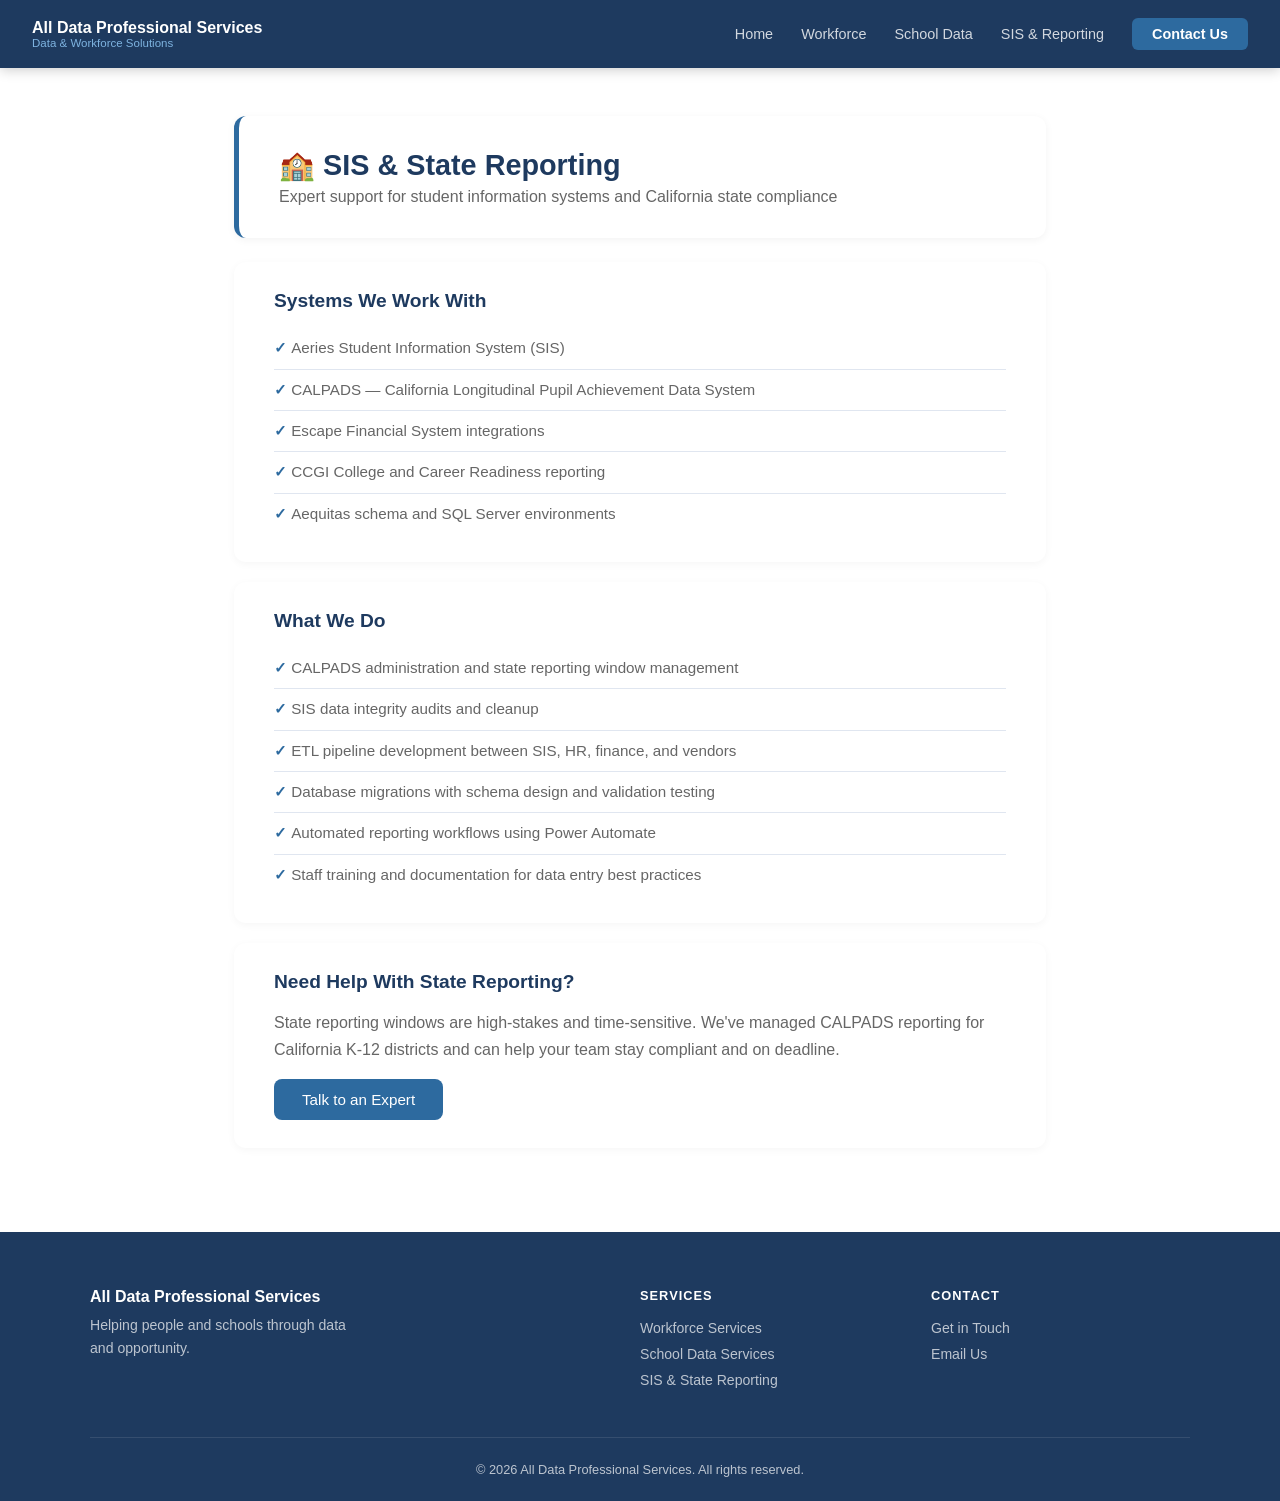
<file: sis-reporting.html>
<!DOCTYPE html>
<html lang="en">
<head>
  <meta charset="UTF-8">
  <meta name="viewport" content="width=device-width, initial-scale=1.0">
  <title>SIS &amp; State Reporting — All Data Professional Services</title>
  <link rel="stylesheet" href="styles.css">
</head>
<body>

  <nav class="nav">
    <a href="index.html" class="nav-logo">
      All Data Professional Services
      <span>Data &amp; Workforce Solutions</span>
    </a>
    <ul class="nav-links">
      <li><a href="index.html">Home</a></li>
      <li><a href="workforce.html">Workforce</a></li>
      <li><a href="school-data.html">School Data</a></li>
      <li><a href="sis-reporting.html">SIS &amp; Reporting</a></li>
      <li><a href="contact.html" class="nav-cta">Contact Us</a></li>
    </ul>
  </nav>

  <div class="page-wrap">
    <div class="page-header">
      <h1>🏫 SIS &amp; State Reporting</h1>
      <p>Expert support for student information systems and California state compliance</p>
    </div>

    <div class="content-section">
      <h2>Systems We Work With</h2>
      <ul>
        <li>Aeries Student Information System (SIS)</li>
        <li>CALPADS — California Longitudinal Pupil Achievement Data System</li>
        <li>Escape Financial System integrations</li>
        <li>CCGI College and Career Readiness reporting</li>
        <li>Aequitas schema and SQL Server environments</li>
      </ul>
    </div>

    <div class="content-section">
      <h2>What We Do</h2>
      <ul>
        <li>CALPADS administration and state reporting window management</li>
        <li>SIS data integrity audits and cleanup</li>
        <li>ETL pipeline development between SIS, HR, finance, and vendors</li>
        <li>Database migrations with schema design and validation testing</li>
        <li>Automated reporting workflows using Power Automate</li>
        <li>Staff training and documentation for data entry best practices</li>
      </ul>
    </div>

    <div class="content-section">
      <h2>Need Help With State Reporting?</h2>
      <p>State reporting windows are high-stakes and time-sensitive. We've managed CALPADS reporting for California K-12 districts and can help your team stay compliant and on deadline.</p>
      <a href="contact.html" class="btn">Talk to an Expert</a>
    </div>
  </div>

  <footer class="footer">
    <div class="footer-inner">
      <div class="footer-brand">
        <h3>All Data Professional Services</h3>
        <p>Helping people and schools through data and opportunity.</p>
      </div>
      <div class="footer-col">
        <h4>Services</h4>
        <ul>
          <li><a href="workforce.html">Workforce Services</a></li>
          <li><a href="school-data.html">School Data Services</a></li>
          <li><a href="sis-reporting.html">SIS &amp; State Reporting</a></li>
        </ul>
      </div>
      <div class="footer-col">
        <h4>Contact</h4>
        <ul>
          <li><a href="contact.html">Get in Touch</a></li>
          <li><a href="mailto:paulo.j.mejia@gmail.com">Email Us</a></li>
        </ul>
      </div>
    </div>
    <div class="footer-bottom">&copy; 2026 All Data Professional Services. All rights reserved.</div>
  </footer>

</body>
</html>
</file>
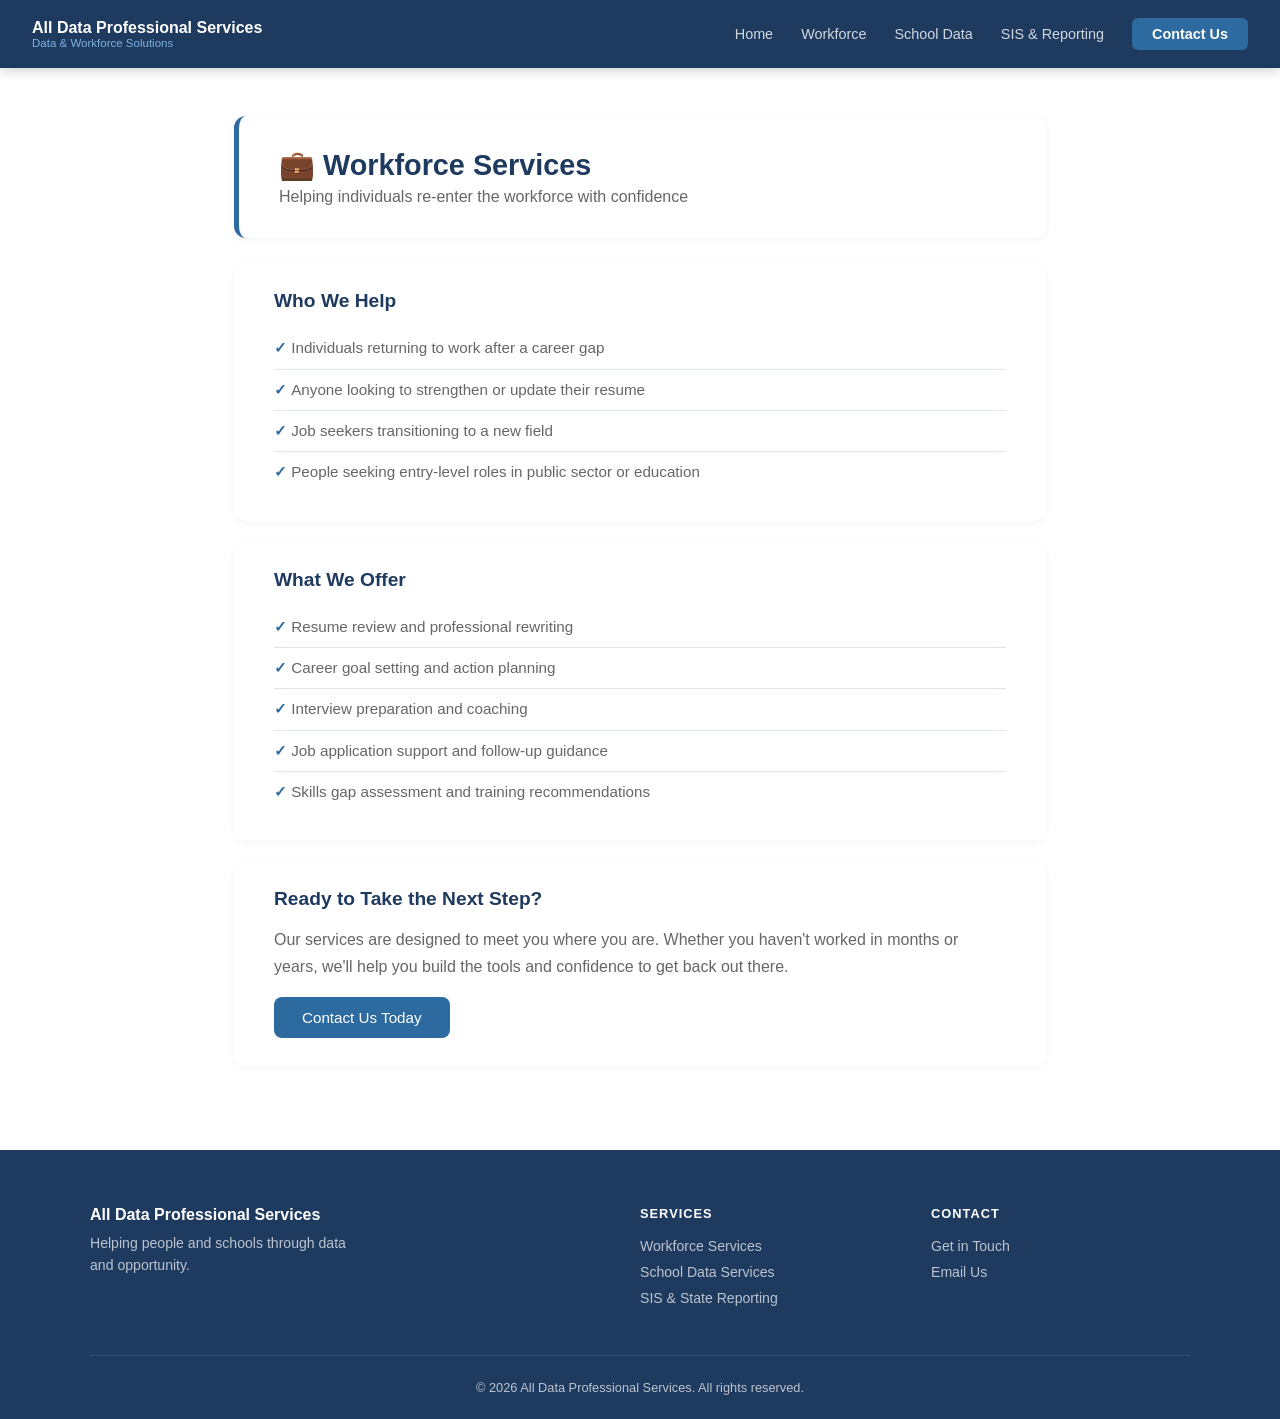
<file: workforce.html>
<!DOCTYPE html>
<html lang="en">
<head>
  <meta charset="UTF-8">
  <meta name="viewport" content="width=device-width, initial-scale=1.0">
  <title>Workforce Services — All Data Professional Services</title>
  <link rel="stylesheet" href="styles.css">
</head>
<body>

  <nav class="nav">
    <a href="index.html" class="nav-logo">
      All Data Professional Services
      <span>Data &amp; Workforce Solutions</span>
    </a>
    <ul class="nav-links">
      <li><a href="index.html">Home</a></li>
      <li><a href="workforce.html">Workforce</a></li>
      <li><a href="school-data.html">School Data</a></li>
      <li><a href="sis-reporting.html">SIS &amp; Reporting</a></li>
      <li><a href="contact.html" class="nav-cta">Contact Us</a></li>
    </ul>
  </nav>

  <div class="page-wrap">
    <div class="page-header">
      <h1>💼 Workforce Services</h1>
      <p>Helping individuals re-enter the workforce with confidence</p>
    </div>

    <div class="content-section">
      <h2>Who We Help</h2>
      <ul>
        <li>Individuals returning to work after a career gap</li>
        <li>Anyone looking to strengthen or update their resume</li>
        <li>Job seekers transitioning to a new field</li>
        <li>People seeking entry-level roles in public sector or education</li>
      </ul>
    </div>

    <div class="content-section">
      <h2>What We Offer</h2>
      <ul>
        <li>Resume review and professional rewriting</li>
        <li>Career goal setting and action planning</li>
        <li>Interview preparation and coaching</li>
        <li>Job application support and follow-up guidance</li>
        <li>Skills gap assessment and training recommendations</li>
      </ul>
    </div>

    <div class="content-section">
      <h2>Ready to Take the Next Step?</h2>
      <p>Our services are designed to meet you where you are. Whether you haven't worked in months or years, we'll help you build the tools and confidence to get back out there.</p>
      <a href="contact.html" class="btn">Contact Us Today</a>
    </div>
  </div>

  <footer class="footer">
    <div class="footer-inner">
      <div class="footer-brand">
        <h3>All Data Professional Services</h3>
        <p>Helping people and schools through data and opportunity.</p>
      </div>
      <div class="footer-col">
        <h4>Services</h4>
        <ul>
          <li><a href="workforce.html">Workforce Services</a></li>
          <li><a href="school-data.html">School Data Services</a></li>
          <li><a href="sis-reporting.html">SIS &amp; State Reporting</a></li>
        </ul>
      </div>
      <div class="footer-col">
        <h4>Contact</h4>
        <ul>
          <li><a href="contact.html">Get in Touch</a></li>
          <li><a href="mailto:paulo.j.mejia@gmail.com">Email Us</a></li>
        </ul>
      </div>
    </div>
    <div class="footer-bottom">&copy; 2026 All Data Professional Services. All rights reserved.</div>
  </footer>

</body>
</html>
</file>
<file: styles.css>
/* ─── RESET & BASE ─────────────────────────── */
*, *::before, *::after { margin: 0; padding: 0; box-sizing: border-box; }

:root {
  --navy:   #1e3a5f;
  --blue:   #2d6a9f;
  --light:  #f8f9fa;
  --white:  #fff;
  --text:   #333;
  --muted:  #666;
  --border: #e0e6f0;
  --nav-h:  68px;
}

body {
  font-family: 'Segoe UI', sans-serif;
  color: var(--text);
  background: var(--white);
}

/* ─── STICKY NAV ────────────────────────────── */
.nav {
  position: fixed;
  top: 0; left: 0; right: 0;
  height: var(--nav-h);
  background: var(--navy);
  display: flex;
  align-items: center;
  justify-content: space-between;
  padding: 0 2rem;
  z-index: 1000;
  box-shadow: 0 2px 12px rgba(0,0,0,0.2);
}

.nav-logo {
  color: var(--white);
  font-size: 1rem;
  font-weight: 700;
  text-decoration: none;
  line-height: 1.2;
}

.nav-logo span {
  color: #7eb3e0;
  font-size: 0.72rem;
  font-weight: 400;
  display: block;
}

.nav-links {
  display: flex;
  align-items: center;
  gap: 1.75rem;
  list-style: none;
}

.nav-links a {
  color: rgba(255,255,255,0.8);
  text-decoration: none;
  font-size: 0.9rem;
  transition: color 0.2s;
}

.nav-links a:hover { color: var(--white); }

.nav-cta {
  background: var(--blue);
  color: var(--white) !important;
  padding: 0.5rem 1.25rem;
  border-radius: 6px;
  font-weight: 600 !important;
}

.nav-cta:hover { background: #245a8f !important; color: var(--white) !important; }

/* Hide nav links on mobile — keep Contact button only */
@media (max-width: 768px) {
  .nav-links li:not(:last-child) { display: none; }
  .nav { padding: 0 1.25rem; }
  .nav-logo { font-size: 0.9rem; }
}

/* ─── HERO ──────────────────────────────────── */
.hero {
  min-height: 100vh;
  background: linear-gradient(135deg, #1e3a5f 0%, #2d5080 60%, #1a4a7a 100%);
  display: flex;
  align-items: center;
  justify-content: center;
  text-align: center;
  padding: calc(var(--nav-h) + 3rem) 1.5rem 4rem;
}

.hero-content { max-width: 680px; }

.hero-eyebrow {
  color: #7eb3e0;
  font-size: 0.82rem;
  font-weight: 700;
  text-transform: uppercase;
  letter-spacing: 0.12em;
  margin-bottom: 1.25rem;
}

.hero h1 {
  color: var(--white);
  font-size: clamp(2rem, 5vw, 3.25rem);
  line-height: 1.2;
  margin-bottom: 1.25rem;
  font-weight: 700;
}

.hero p {
  color: rgba(255,255,255,0.8);
  font-size: clamp(1rem, 2.5vw, 1.15rem);
  line-height: 1.7;
  margin-bottom: 2.25rem;
}

.btn-hero {
  display: inline-block;
  background: var(--white);
  color: var(--navy);
  padding: 1rem 2.5rem;
  border-radius: 8px;
  font-size: 1rem;
  font-weight: 700;
  text-decoration: none;
  box-shadow: 0 4px 16px rgba(0,0,0,0.2);
  transition: transform 0.2s, box-shadow 0.2s;
}

.btn-hero:hover {
  transform: translateY(-2px);
  box-shadow: 0 8px 24px rgba(0,0,0,0.25);
}

/* ─── SECTION SHARED ────────────────────────── */
.section-label {
  text-align: center;
  color: var(--blue);
  font-size: 0.8rem;
  font-weight: 700;
  text-transform: uppercase;
  letter-spacing: 0.12em;
  margin-bottom: 0.6rem;
}

.section-title {
  text-align: center;
  color: var(--navy);
  font-size: clamp(1.5rem, 3vw, 2rem);
  margin-bottom: 0.75rem;
}

.section-sub {
  text-align: center;
  color: var(--muted);
  font-size: 1rem;
  max-width: 540px;
  margin: 0 auto 3rem;
  line-height: 1.7;
}

/* ─── SERVICES ──────────────────────────────── */
.services {
  padding: 5rem 1.5rem;
  background: var(--light);
}

.cards-grid {
  display: grid;
  grid-template-columns: 1fr;
  gap: 1.5rem;
  max-width: 1100px;
  margin: 0 auto;
}

@media (min-width: 768px) {
  .cards-grid { grid-template-columns: repeat(3, 1fr); }
}

.card {
  background: var(--white);
  border-radius: 12px;
  padding: 2rem;
  box-shadow: 0 2px 12px rgba(0,0,0,0.06);
  border-top: 4px solid var(--blue);
  text-decoration: none;
  color: inherit;
  display: block;
  transition: transform 0.2s, box-shadow 0.2s;
}

.card:hover {
  transform: translateY(-4px);
  box-shadow: 0 8px 24px rgba(0,0,0,0.1);
}

.card-icon { font-size: 2.2rem; margin-bottom: 1rem; }
.card h3 { color: var(--navy); font-size: 1.1rem; margin-bottom: 0.6rem; }
.card p  { color: var(--muted); font-size: 0.92rem; line-height: 1.6; }

.card-link {
  display: inline-block;
  margin-top: 1rem;
  color: var(--blue);
  font-size: 0.88rem;
  font-weight: 600;
}

/* ─── TEAM ──────────────────────────────────── */
.team {
  padding: 5rem 1.5rem;
  background: var(--white);
}

.team-grid {
  display: grid;
  grid-template-columns: 1fr;
  gap: 2rem;
  max-width: 900px;
  margin: 0 auto;
}

@media (min-width: 600px) {
  .team-grid { grid-template-columns: repeat(3, 1fr); }
}

.team-card { text-align: center; padding: 1.5rem 1rem; }

.team-photo {
  width: 110px;
  height: 110px;
  border-radius: 50%;
  background: var(--light);
  border: 4px solid var(--border);
  margin: 0 auto 1rem;
  display: flex;
  align-items: center;
  justify-content: center;
  font-size: 2.5rem;
  overflow: hidden;
}

.team-photo img { width: 100%; height: 100%; object-fit: cover; }

.team-card h3 { color: var(--navy); font-size: 1rem; margin-bottom: 0.25rem; }

.team-card .title {
  color: var(--blue);
  font-size: 0.78rem;
  font-weight: 700;
  text-transform: uppercase;
  letter-spacing: 0.06em;
  margin-bottom: 0.75rem;
}

.team-card p { color: var(--muted); font-size: 0.88rem; line-height: 1.6; }

/* ─── FOOTER ────────────────────────────────── */
.footer {
  background: var(--navy);
  color: rgba(255,255,255,0.7);
  padding: 3.5rem 1.5rem 0;
}

.footer-inner {
  max-width: 1100px;
  margin: 0 auto;
  display: grid;
  grid-template-columns: 1fr;
  gap: 2rem;
  padding-bottom: 2.5rem;
}

@media (min-width: 768px) {
  .footer-inner { grid-template-columns: 2fr 1fr 1fr; }
}

.footer-brand h3 { color: var(--white); font-size: 1rem; margin-bottom: 0.5rem; }
.footer-brand p  { font-size: 0.88rem; line-height: 1.6; max-width: 280px; }

.footer-col h4 {
  color: var(--white);
  font-size: 0.8rem;
  text-transform: uppercase;
  letter-spacing: 0.08em;
  margin-bottom: 1rem;
}

.footer-col ul { list-style: none; }
.footer-col ul li { margin-bottom: 0.5rem; }
.footer-col ul li a {
  color: rgba(255,255,255,0.7);
  text-decoration: none;
  font-size: 0.88rem;
  transition: color 0.2s;
}
.footer-col ul li a:hover { color: var(--white); }

.footer-bottom {
  max-width: 1100px;
  margin: 0 auto;
  padding: 1.5rem 0;
  border-top: 1px solid rgba(255,255,255,0.1);
  font-size: 0.8rem;
  text-align: center;
}

/* ─── INNER PAGES ───────────────────────────── */
.page-wrap {
  padding: calc(var(--nav-h) + 3rem) 1.5rem 4rem;
  max-width: 860px;
  margin: 0 auto;
}

.page-header {
  background: var(--white);
  border-radius: 12px;
  padding: 2rem 2.5rem;
  margin-bottom: 1.5rem;
  border-left: 5px solid var(--blue);
  box-shadow: 0 2px 8px rgba(0,0,0,0.05);
}

.page-header h1 { color: var(--navy); font-size: 1.8rem; margin-bottom: 0.4rem; }
.page-header p  { color: var(--muted); }

.content-section {
  background: var(--white);
  border-radius: 12px;
  padding: 1.75rem 2.5rem;
  margin-bottom: 1.25rem;
  box-shadow: 0 2px 8px rgba(0,0,0,0.04);
}

.content-section h2 { color: var(--navy); font-size: 1.2rem; margin-bottom: 1rem; }

.content-section ul { list-style: none; padding: 0; }
.content-section ul li {
  padding: 0.5rem 0;
  color: var(--muted);
  border-bottom: 1px solid var(--border);
  font-size: 0.95rem;
  line-height: 1.6;
}
.content-section ul li:last-child { border-bottom: none; }
.content-section ul li::before { content: "✓ "; color: var(--blue); font-weight: bold; }

.content-section p { color: var(--muted); line-height: 1.7; }

.btn {
  display: inline-block;
  background: var(--blue);
  color: var(--white);
  padding: 0.75rem 1.75rem;
  border-radius: 8px;
  text-decoration: none;
  font-size: 0.95rem;
  margin-top: 1rem;
  transition: background 0.2s;
}
.btn:hover { background: var(--navy); }

/* ─── CONTACT FORM ──────────────────────────── */
.form-grid {
  display: grid;
  grid-template-columns: 1fr;
  gap: 1.25rem;
}

@media (min-width: 600px) {
  .form-grid { grid-template-columns: 1fr 1fr; }
}

.form-group { display: flex; flex-direction: column; }
.form-group.full { grid-column: 1 / -1; }

.form-group label {
  font-size: 0.88rem;
  color: #555;
  margin-bottom: 0.4rem;
  font-weight: 500;
}

.form-group input,
.form-group select,
.form-group textarea {
  padding: 0.75rem 1rem;
  border: 1px solid var(--border);
  border-radius: 8px;
  font-size: 0.95rem;
  font-family: inherit;
  background: #fafafa;
  transition: border-color 0.2s;
}

.form-group input:focus,
.form-group select:focus,
.form-group textarea:focus {
  outline: none;
  border-color: var(--blue);
  background: var(--white);
}

.form-group textarea { resize: vertical; min-height: 120px; }

.btn-submit {
  background: var(--blue);
  color: var(--white);
  border: none;
  padding: 0.85rem 2rem;
  border-radius: 8px;
  font-size: 1rem;
  cursor: pointer;
  margin-top: 0.5rem;
  transition: background 0.2s;
  font-family: inherit;
}
.btn-submit:hover { background: var(--navy); }

.form-message {
  margin-top: 1rem;
  padding: 1rem;
  border-radius: 8px;
  display: none;
}
.form-message.success {
  background: #d4edda;
  color: #155724;
  border: 1px solid #c3e6cb;
  display: block;
}
.form-message.error {
  background: #f8d7da;
  color: #721c24;
  border: 1px solid #f5c6cb;
  display: block;
}
</file>
